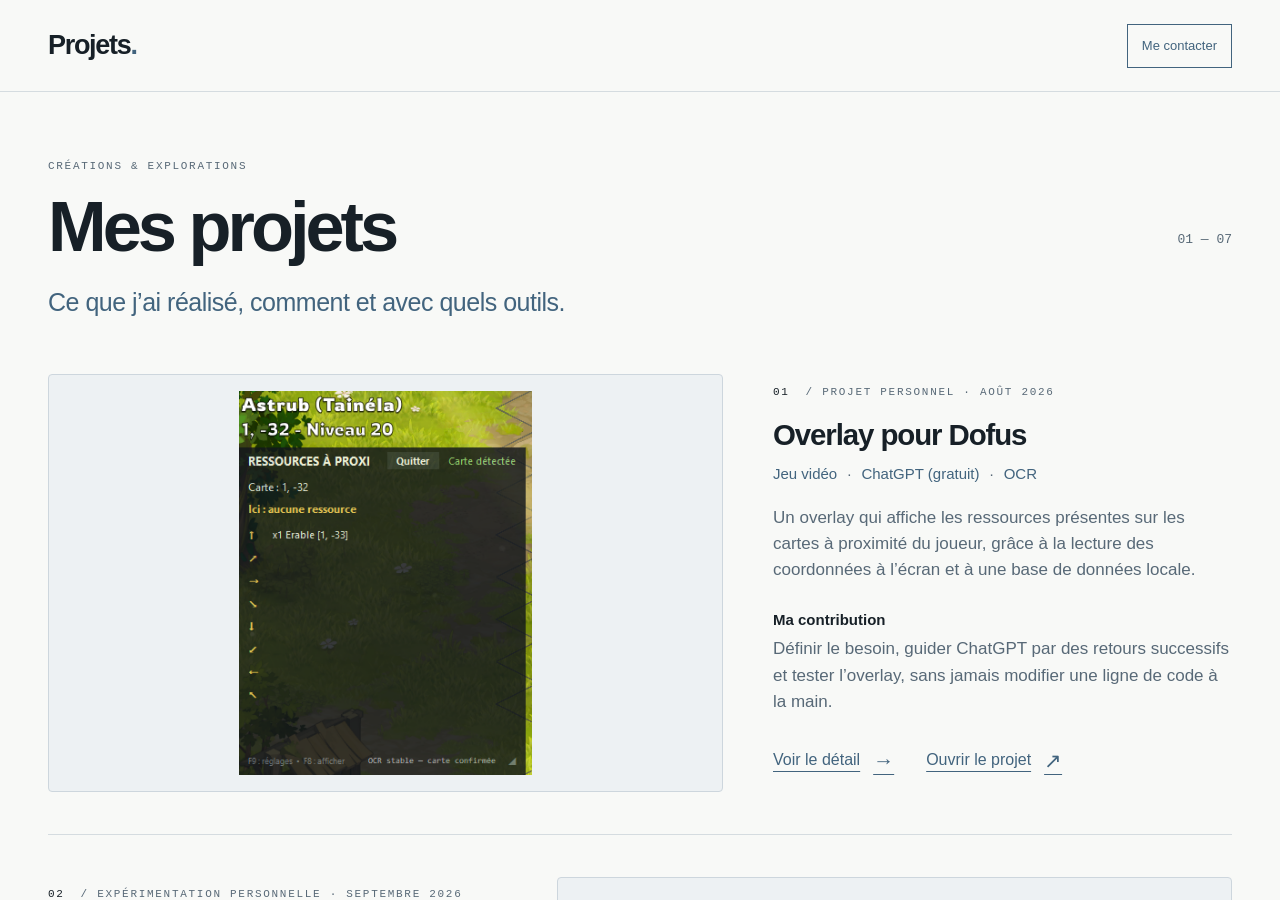
<file: index.html>
<!doctype html>
<html lang="fr">
<head>
  <meta charset="utf-8">
  <meta name="viewport" content="width=device-width, initial-scale=1">
  <meta name="description" content="Une sélection de projets personnels : les réalisations, la démarche et les outils utilisés.">
  <meta http-equiv="Content-Security-Policy" content="default-src 'none'; script-src 'self'; style-src 'self'; img-src 'self'; connect-src 'self'; font-src 'self'; base-uri 'none'; form-action 'none'; object-src 'none'">
  <meta name="referrer" content="strict-origin-when-cross-origin">
  <meta name="color-scheme" content="light">
  <title>Mes projets — Réalisations & démarches</title>
  <link rel="icon" href="images/favicon.svg" type="image/svg+xml">
  <link rel="stylesheet" href="style.css">
  <script src="script.js" defer></script>
</head>
<body id="haut">
  <a class="skip-link" href="#contenu">Aller aux projets</a>
  <header class="site-header"><div class="header-inner"><a class="wordmark" href="index.html" aria-label="Projets, accueil">Projets<span aria-hidden="true">.</span></a><a class="button header-contact" href="contact.html" rel="nofollow">Me contacter</a></div></header>
  <main id="contenu" class="container">
    <section class="intro" aria-labelledby="titre">
      <div><p class="eyebrow">Créations & explorations</p><h1 id="titre">Mes projets</h1><p class="intro-text">Ce que j’ai réalisé, comment<br class="mobile-break"> et avec quels outils.</p></div>
      <span class="project-count" id="project-count" aria-label="Nombre de projets"></span>
    </section>
    <div id="project-status" class="status" role="status"><span class="loading-dot" aria-hidden="true"></span>Chargement des projets…</div>
    <div id="projects" class="projects" aria-busy="true"></div>
    <button id="retry" class="button retry" type="button" hidden>Réessayer</button>
    <noscript><p class="notice">Activez JavaScript pour afficher la galerie complète. Vous pouvez aussi consulter ces pages directement :</p><ul><li><a href="projet/dofus-resource-assistant.html">Overlay pour Dofus</a></li><li><a href="projet/ia-locale.html">L’IA en local</a></li><li><a href="projet/gtfs-rt.html">Projet GTFS-RT</a></li><li><a href="projet/jeu-video.html">Jeu vidéo de survie</a></li><li><a href="projet/atelier-photo.html">AtelierPhoto</a></li><li><a href="projet/outils-travail.html">Mes projets pour le travail</a></li><li><a href="projet/portfolio.html">Ce site, construit avec l’IA</a></li></ul></noscript>
  </main>
  <footer class="site-footer container"><span>Des idées aux réalisations.</span><a href="#haut">Retour en haut <span aria-hidden="true">↑</span></a></footer>
</body>
</html>
</file>
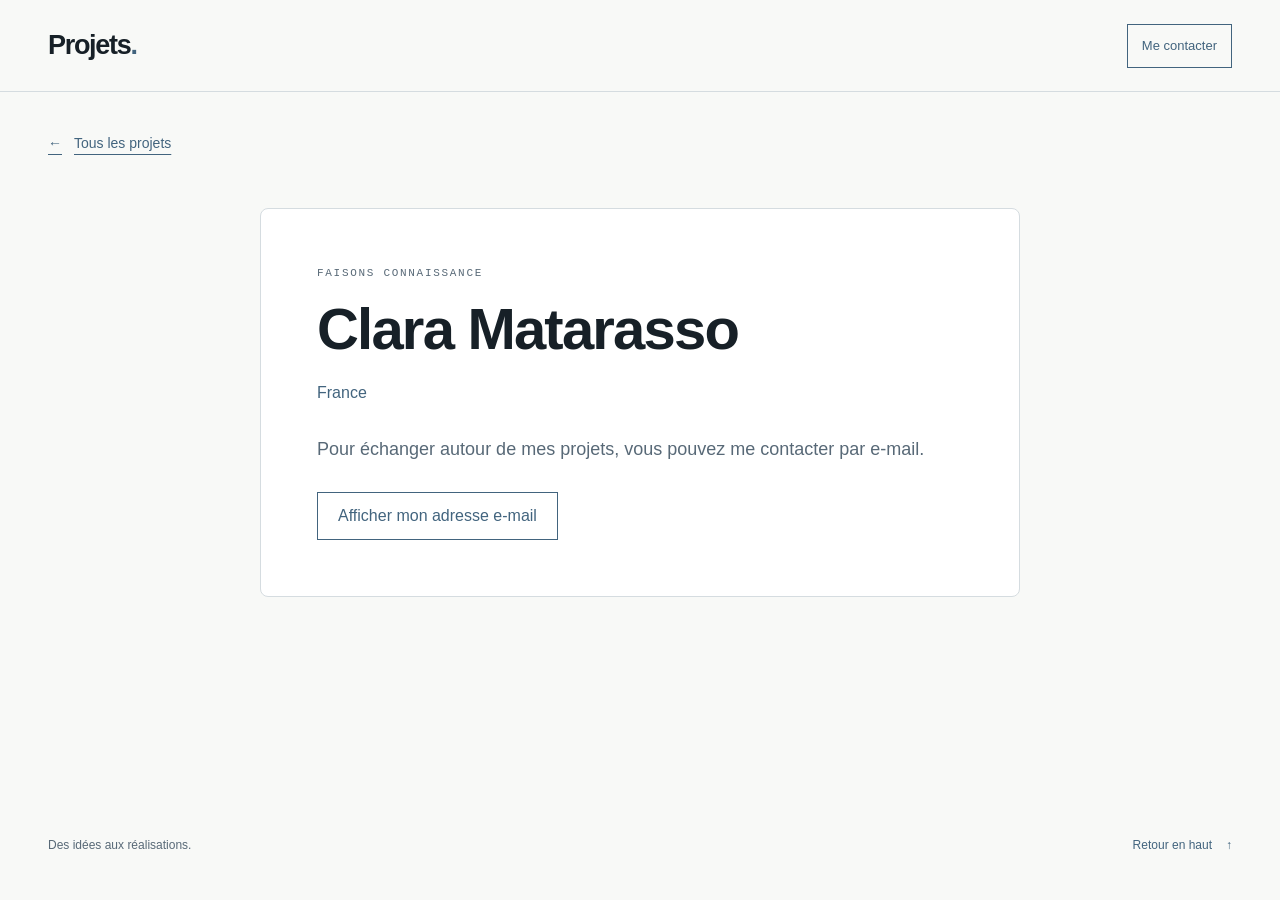
<file: contact.html>
<!doctype html>
<html lang="fr">
<head>
  <meta charset="utf-8">
  <meta name="viewport" content="width=device-width, initial-scale=1">
  <meta name="robots" content="noindex, nofollow, nosnippet">
  <meta name="description" content="Me contacter pour échanger autour de mes projets.">
  <meta http-equiv="Content-Security-Policy" content="default-src 'none'; script-src 'self'; style-src 'self'; img-src 'self'; connect-src 'self'; font-src 'self'; base-uri 'none'; form-action 'none'; object-src 'none'">
  <meta name="referrer" content="no-referrer">
  <meta name="color-scheme" content="light">
  <title>Me contacter — Mes projets</title>
  <link rel="icon" href="images/favicon.svg" type="image/svg+xml">
  <link rel="stylesheet" href="style.css">
  <script src="contact.js" defer></script>
</head>
<body class="contact-page" id="haut">
  <a class="skip-link" href="#contenu">Aller au contenu</a>
  <header class="site-header"><div class="header-inner"><a class="wordmark" href="index.html" aria-label="Projets, accueil">Projets<span aria-hidden="true">.</span></a><a class="button header-contact" href="contact.html" rel="nofollow" aria-current="page">Me contacter</a></div></header>
  <main class="container" id="contenu">
    <nav class="breadcrumb" aria-label="Navigation"><a href="index.html"><span aria-hidden="true">←</span> Tous les projets</a></nav>
    <section class="contact-card" aria-labelledby="contact-title">
      <p class="eyebrow">Faisons connaissance</p>
      <h1 id="contact-title">Clara Matarasso</h1>
      <p class="contact-location">France</p>
      <p class="contact-intro">Pour échanger autour de mes projets, vous pouvez me contacter par e-mail.</p>
      <button class="button" id="reveal-email" type="button" aria-controls="email-details" aria-expanded="false" hidden>Afficher mon adresse e-mail</button>
      <div id="email-details" hidden>
        <p class="contact-email" id="contact-email" tabindex="-1"></p>
        <button class="button" id="copy-email" type="button">Copier l’adresse</button>
      </div>
      <p class="contact-status" id="contact-status" role="status"></p>
      <noscript><p class="notice">Activez JavaScript pour afficher mon adresse e-mail.</p></noscript>
    </section>
  </main>
  <footer class="site-footer container"><span>Des idées aux réalisations.</span><a href="#haut">Retour en haut <span aria-hidden="true">↑</span></a></footer>
</body>
</html>
</file>
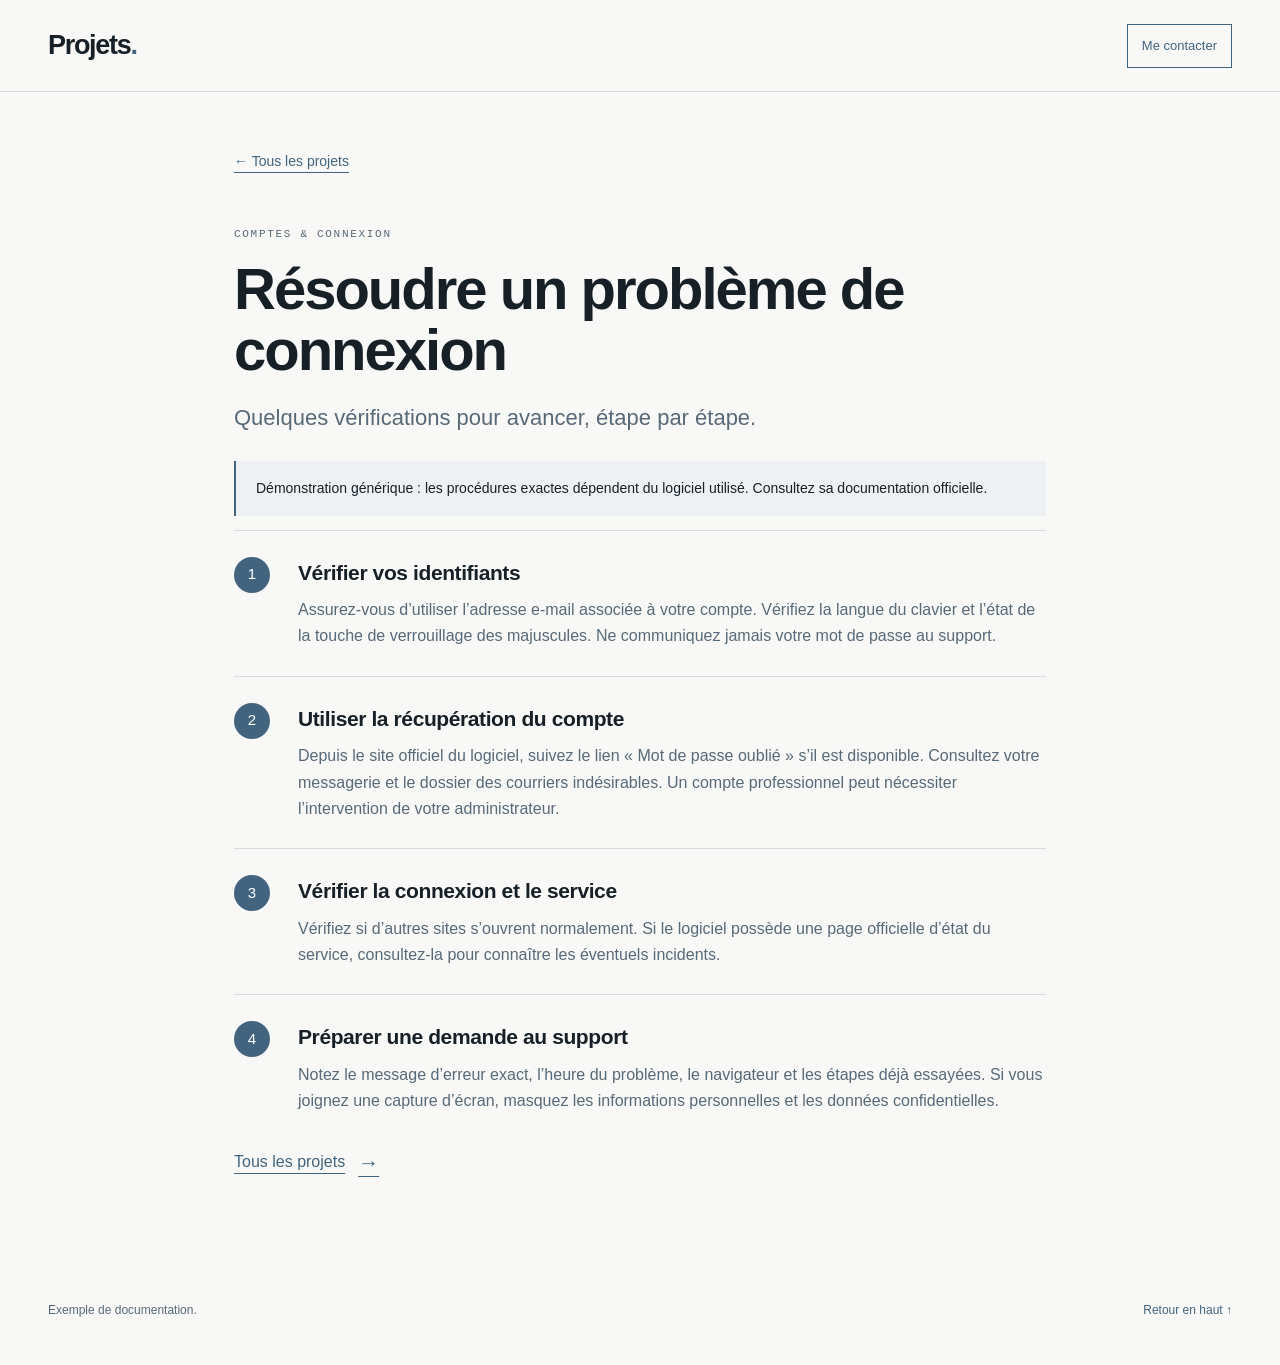
<file: demo/guide.html>
<!doctype html>
<html lang="fr">
<head>
  <meta charset="utf-8">
  <meta name="viewport" content="width=device-width, initial-scale=1">
  <meta name="description" content="Exemple de guide utilisateur : les premières vérifications pour un problème de connexion.">
  <meta http-equiv="Content-Security-Policy" content="default-src 'none'; script-src 'self'; style-src 'self'; img-src 'self'; connect-src 'self'; font-src 'self'; base-uri 'none'; form-action 'none'; object-src 'none'">
  <meta name="referrer" content="strict-origin-when-cross-origin">
  <meta name="color-scheme" content="light">
  <title>Résoudre un problème de connexion — Mes projets</title>
  <link rel="icon" href="../images/favicon.svg" type="image/svg+xml">
  <link rel="stylesheet" href="../style.css">
</head>
<body id="haut">
  <a class="skip-link" href="#contenu">Aller au guide</a>
  <header class="site-header"><div class="header-inner"><a class="wordmark" href="../index.html">Projets<span aria-hidden="true">.</span></a><a class="button header-contact" href="../contact.html" rel="nofollow">Me contacter</a></div></header>
  <main class="guide-shell" id="contenu">
    <nav class="breadcrumb" aria-label="Navigation"><a href="../index.html">← Tous les projets</a></nav>
    <p class="eyebrow">Comptes & connexion</p>
    <h1>Résoudre un problème de connexion</h1>
    <p class="detail-summary">Quelques vérifications pour avancer, étape par étape.</p>
    <p class="notice">Démonstration générique : les procédures exactes dépendent du logiciel utilisé. Consultez sa documentation officielle.</p>
    <section class="guide-step"><span class="step-number" aria-hidden="true">1</span><div><h2>Vérifier vos identifiants</h2><p>Assurez-vous d’utiliser l’adresse e-mail associée à votre compte. Vérifiez la langue du clavier et l’état de la touche de verrouillage des majuscules. Ne communiquez jamais votre mot de passe au support.</p></div></section>
    <section class="guide-step"><span class="step-number" aria-hidden="true">2</span><div><h2>Utiliser la récupération du compte</h2><p>Depuis le site officiel du logiciel, suivez le lien « Mot de passe oublié » s’il est disponible. Consultez votre messagerie et le dossier des courriers indésirables. Un compte professionnel peut nécessiter l’intervention de votre administrateur.</p></div></section>
    <section class="guide-step"><span class="step-number" aria-hidden="true">3</span><div><h2>Vérifier la connexion et le service</h2><p>Vérifiez si d’autres sites s’ouvrent normalement. Si le logiciel possède une page officielle d’état du service, consultez-la pour connaître les éventuels incidents.</p></div></section>
    <section class="guide-step"><span class="step-number" aria-hidden="true">4</span><div><h2>Préparer une demande au support</h2><p>Notez le message d’erreur exact, l’heure du problème, le navigateur et les étapes déjà essayées. Si vous joignez une capture d’écran, masquez les informations personnelles et les données confidentielles.</p></div></section>
    <a class="text-link" href="../index.html">Tous les projets <span aria-hidden="true">→</span></a>
  </main>
  <footer class="site-footer container"><span>Exemple de documentation.</span><a href="#haut">Retour en haut ↑</a></footer>
</body>
</html>
</file>
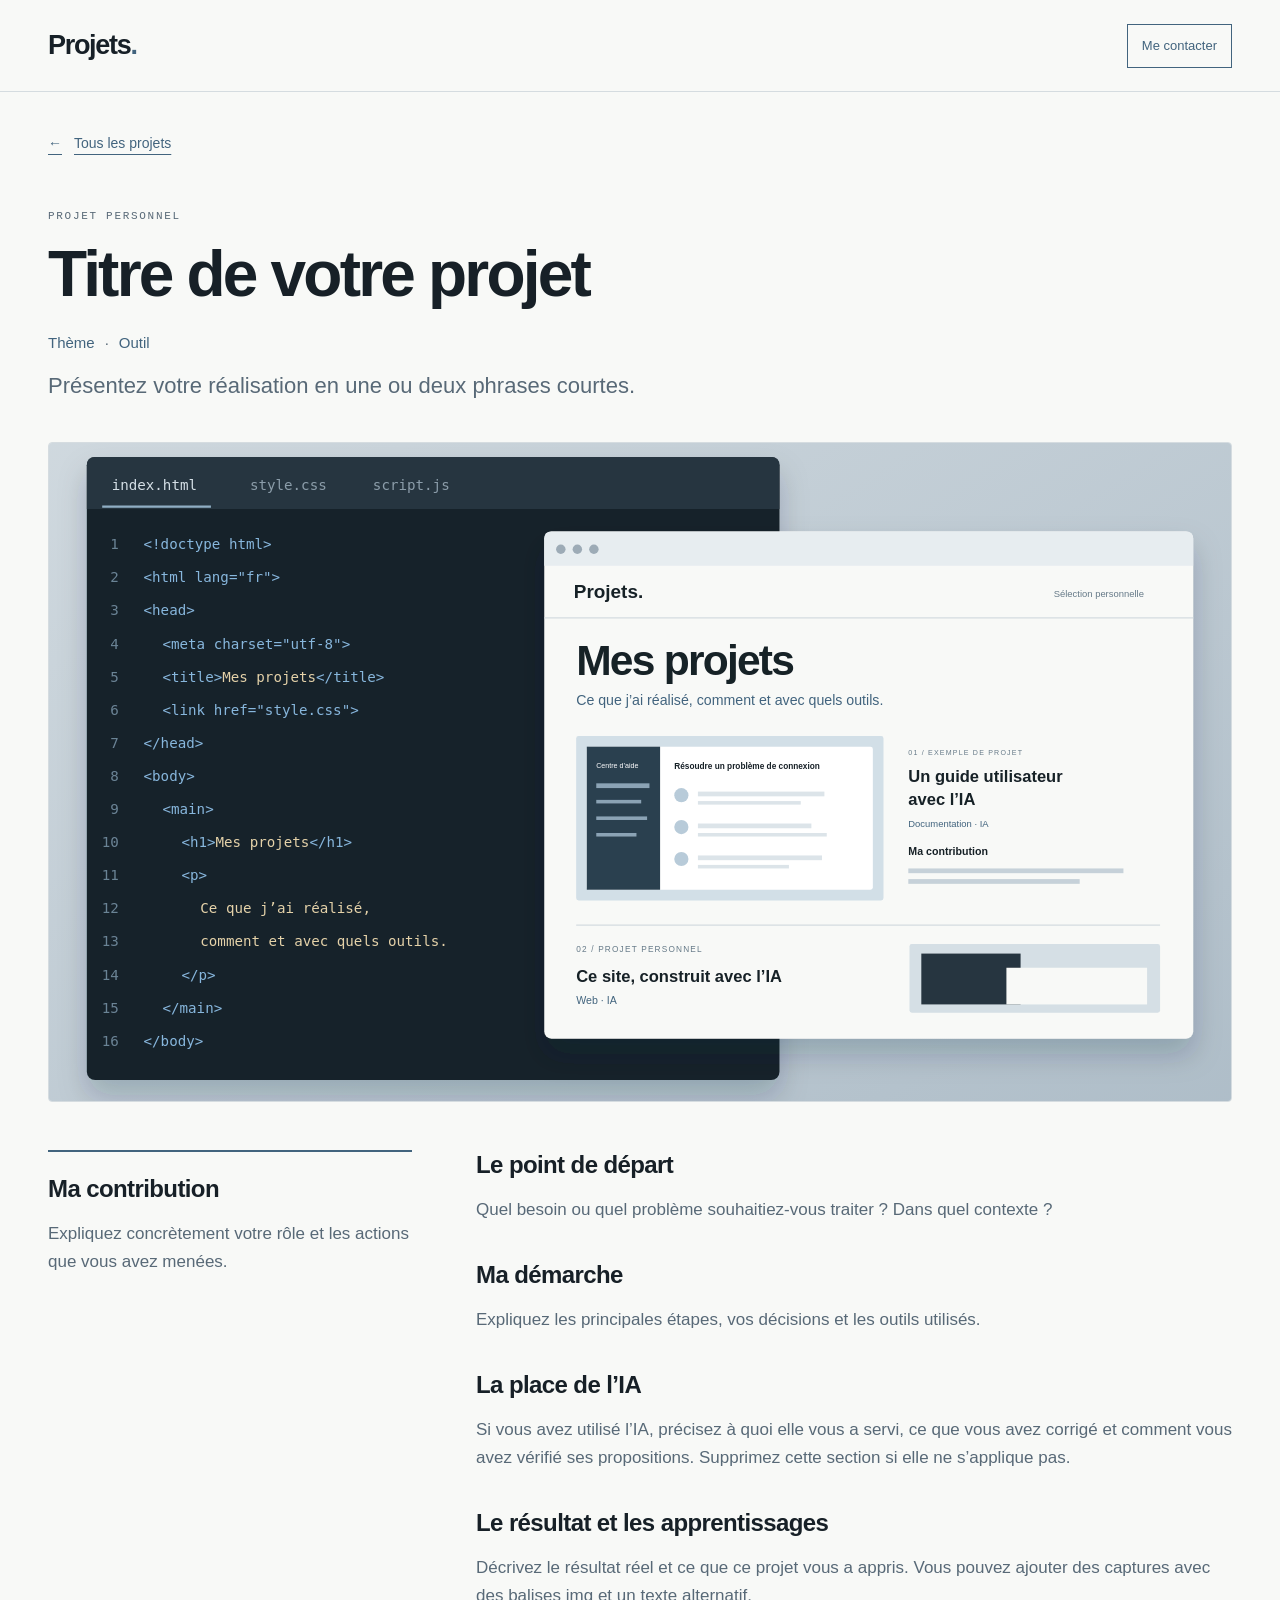
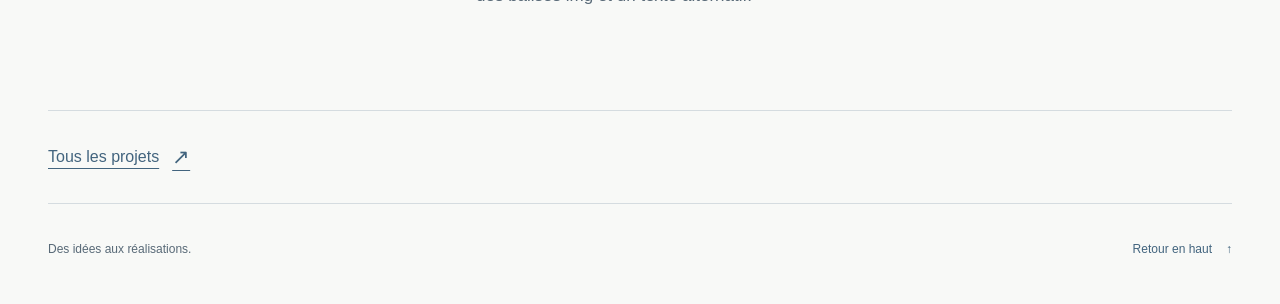
<file: modeles/projet-modele.html>
<!doctype html>
<html lang="fr">
<head>
  <meta charset="utf-8">
  <meta name="viewport" content="width=device-width, initial-scale=1">
  <meta name="description" content="Résumé de votre projet à personnaliser.">
  <meta http-equiv="Content-Security-Policy" content="default-src 'none'; script-src 'self'; style-src 'self'; img-src 'self'; connect-src 'self'; font-src 'self'; base-uri 'none'; form-action 'none'; object-src 'none'">
  <meta name="referrer" content="strict-origin-when-cross-origin">
  <meta name="color-scheme" content="light">
  <title>Titre de votre projet — Mes projets</title>
  <link rel="icon" href="../images/favicon.svg" type="image/svg+xml">
  <link rel="stylesheet" href="../style.css">
  <script src="../image-modal.js" defer></script>
</head>
<body class="detail-page" id="haut">
  <a class="skip-link" href="#contenu">Aller au contenu</a>
  <header class="site-header"><div class="header-inner"><a class="wordmark" href="../index.html" aria-label="Projets, accueil">Projets<span aria-hidden="true">.</span></a><a class="button header-contact" href="../contact.html" rel="nofollow">Me contacter</a></div></header>
  <main class="container" id="contenu">
    <nav class="breadcrumb" aria-label="Navigation"><a href="../index.html"><span aria-hidden="true">←</span> Tous les projets</a></nav>
    <article>
      <!-- Ces champs alimentent aussi la carte de ce projet sur l'accueil.
           Conservez les attributs data-project-... lorsque vous changez le texte. -->
      <header class="detail-heading">
        <p class="eyebrow" data-project-label>Projet personnel</p>
        <h1 data-project-title>Titre de votre projet</h1>
        <ul class="project-tags" aria-label="Thèmes du projet"><li data-project-tag>Thème</li><li data-project-tag>Outil</li></ul>
        <p class="detail-summary" data-project-summary>Présentez votre réalisation en une ou deux phrases courtes.</p>
        <!-- Lien vers la réalisation. Supprimez ce lien si elle n'est pas publique. -->
        <!-- Décommentez cette ligne et renseignez le lien de votre réalisation :
        <a class="button" data-project-link href="https://exemple.fr" rel="noopener noreferrer">Ouvrir le projet <span aria-hidden="true">↗</span></a>
        -->
      </header>
      <!-- Image locale dans images/ ; chemin relatif depuis ce fichier. -->
      <a class="image-preview" data-image-modal href="../images/portfolio.svg" aria-label="Agrandir l’image"><img class="detail-cover" data-project-image src="../images/portfolio.svg" alt="Description du visuel de votre projet à personnaliser." width="1000" height="620"></a>
      <div class="detail-body">
        <aside class="contribution-aside" aria-labelledby="contribution">
          <h2 id="contribution">Ma contribution</h2>
          <p data-project-contribution>Expliquez concrètement votre rôle et les actions que vous avez menées.</p>
          
        </aside>
        <div><!-- Remplacez librement les sections ci-dessous par votre récit. -->
          <section><h2>Le point de départ</h2><p>Quel besoin ou quel problème souhaitiez-vous traiter ? Dans quel contexte ?</p></section>
          <section><h2>Ma démarche</h2><p>Expliquez les principales étapes, vos décisions et les outils utilisés.</p></section>
          <section><h2>La place de l’IA</h2><p>Si vous avez utilisé l’IA, précisez à quoi elle vous a servi, ce que vous avez corrigé et comment vous avez vérifié ses propositions. Supprimez cette section si elle ne s’applique pas.</p></section>
          <section><h2>Le résultat et les apprentissages</h2><p>Décrivez le résultat réel et ce que ce projet vous a appris. Vous pouvez ajouter des captures avec des balises img et un texte alternatif.</p></section></div>
      </div>
    </article>
    <div class="detail-end"><a class="text-link" href="../index.html">Tous les projets <span aria-hidden="true">↗</span></a></div>
  </main>
  <footer class="site-footer container"><span>Des idées aux réalisations.</span><a href="#haut">Retour en haut <span aria-hidden="true">↑</span></a></footer>
</body>
</html>
</file>
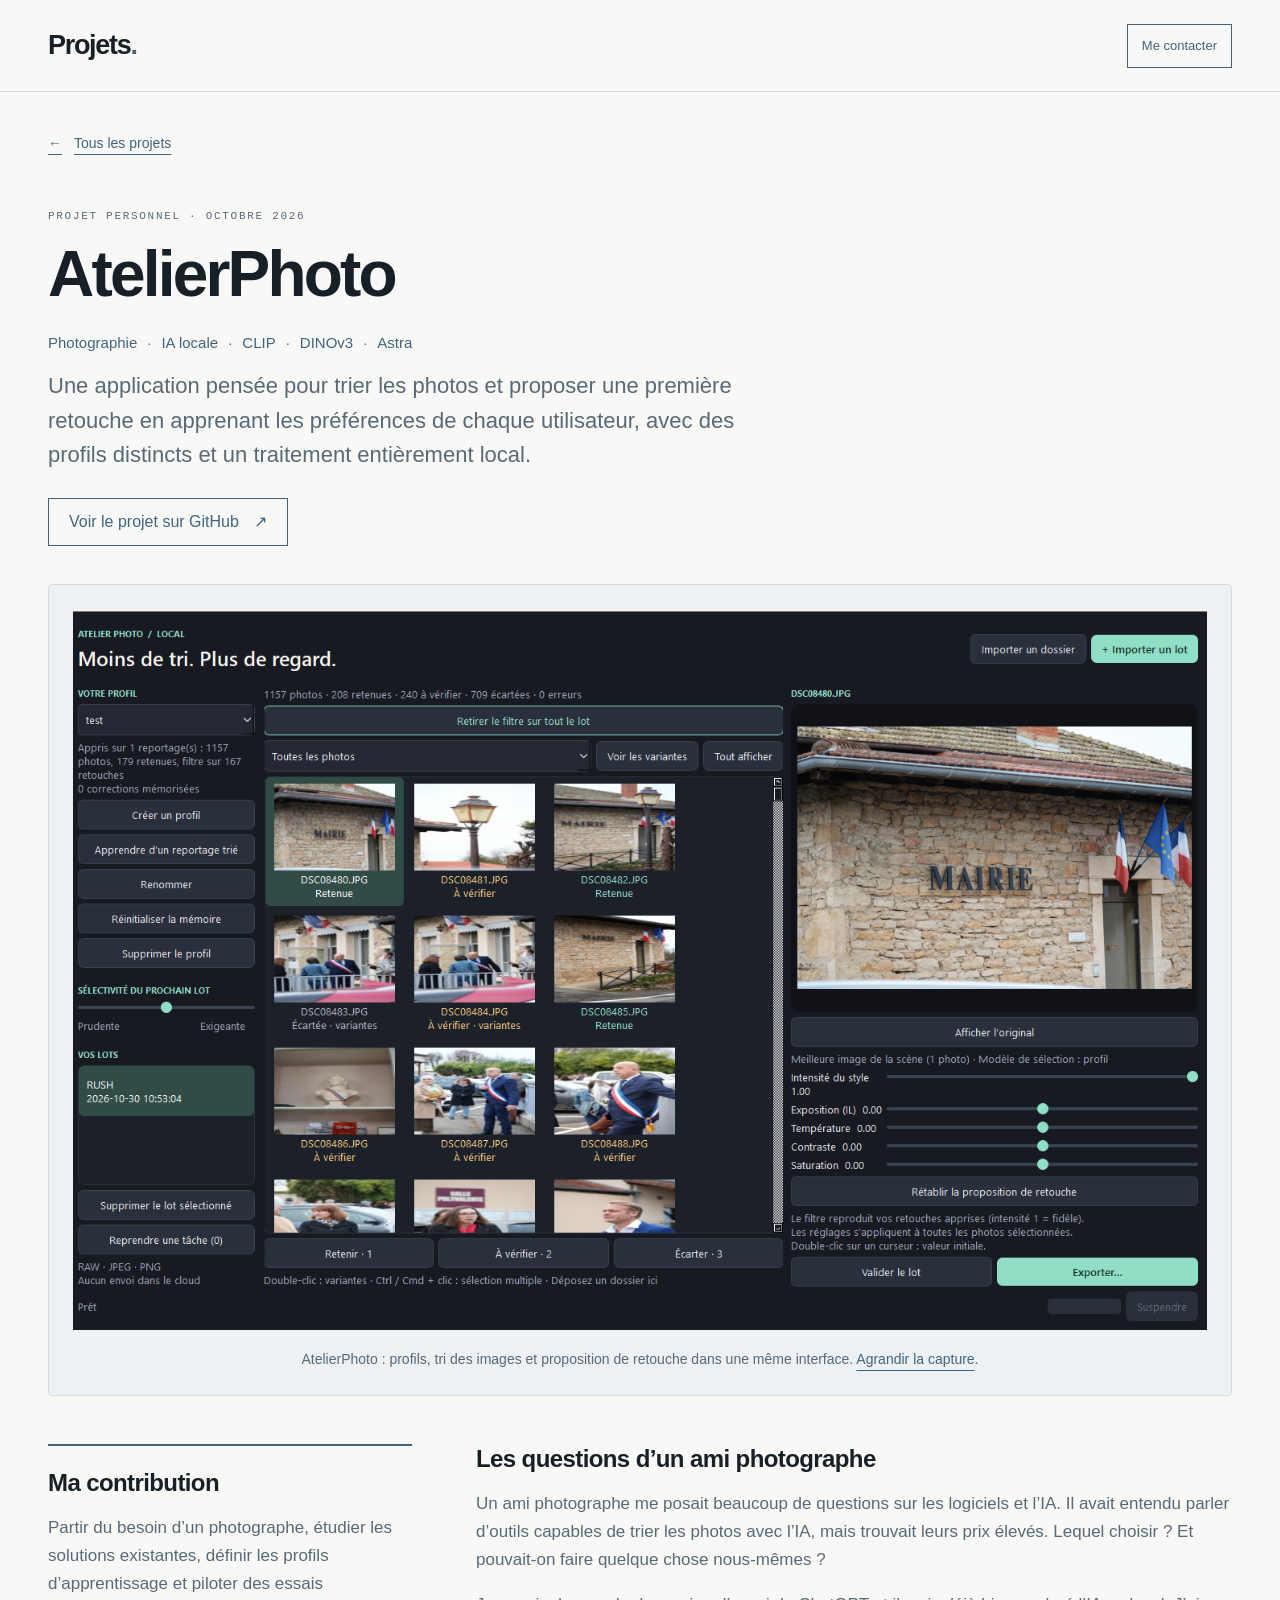
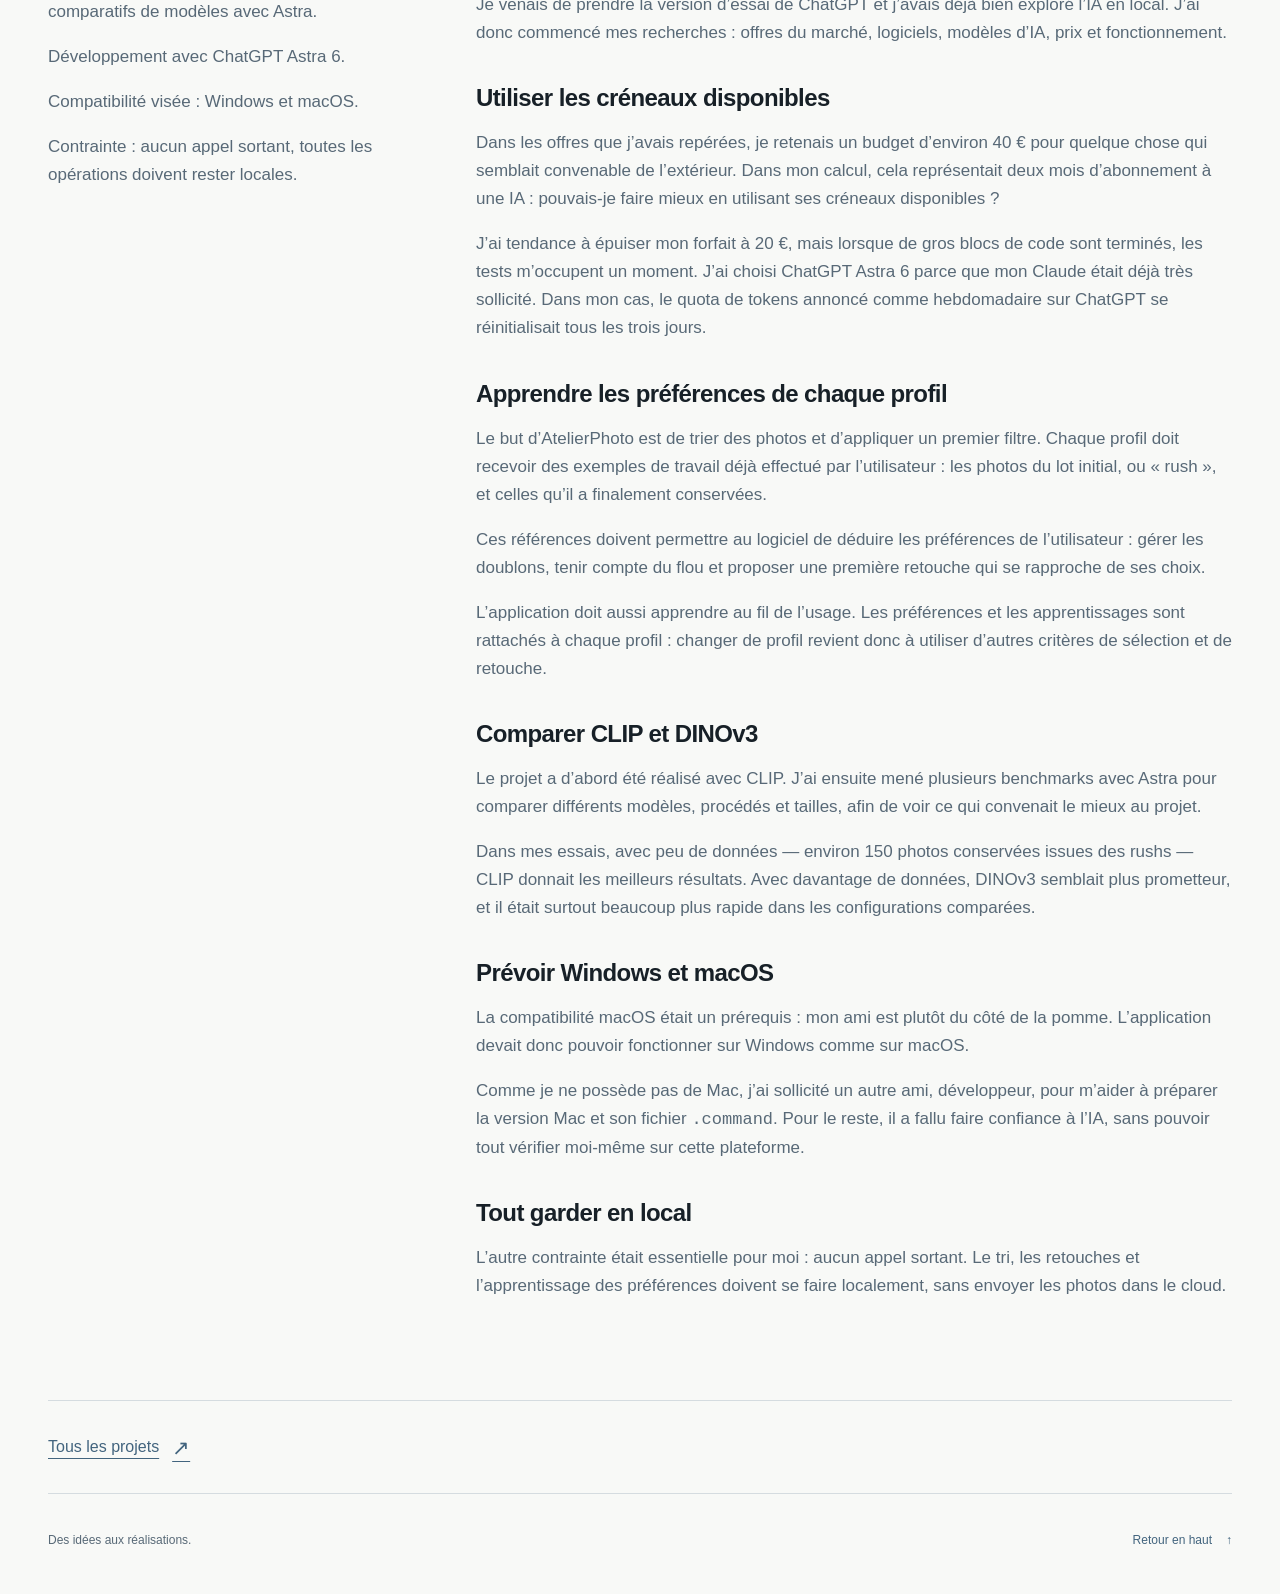
<file: projet/atelier-photo.html>
<!doctype html>
<html lang="fr">
<head>
  <meta charset="utf-8">
  <meta name="viewport" content="width=device-width, initial-scale=1">
  <meta name="description" content="AtelierPhoto : un projet d’application locale de tri et de première retouche des photos, avec des profils qui apprennent les préférences de chaque utilisateur.">
  <meta http-equiv="Content-Security-Policy" content="default-src 'none'; script-src 'self'; style-src 'self'; img-src 'self'; connect-src 'self'; font-src 'self'; base-uri 'none'; form-action 'none'; object-src 'none'">
  <meta name="referrer" content="strict-origin-when-cross-origin">
  <meta name="color-scheme" content="light">
  <title>AtelierPhoto — Mes projets</title>
  <link rel="icon" href="../images/favicon.svg" type="image/svg+xml">
  <link rel="stylesheet" href="../style.css">
  <script src="../image-modal.js" defer></script>
</head>
<body class="detail-page" id="haut">
  <a class="skip-link" href="#contenu">Aller au contenu</a>
  <header class="site-header"><div class="header-inner"><a class="wordmark" href="../index.html" aria-label="Projets, accueil">Projets<span aria-hidden="true">.</span></a><a class="button header-contact" href="../contact.html" rel="nofollow">Me contacter</a></div></header>
  <main class="container" id="contenu">
    <nav class="breadcrumb" aria-label="Navigation"><a href="../index.html"><span aria-hidden="true">←</span> Tous les projets</a></nav>
    <article>
      <header class="detail-heading">
        <p class="eyebrow" data-project-label>Projet personnel · Octobre 2026</p>
        <h1 data-project-title>AtelierPhoto</h1>
        <ul class="project-tags" aria-label="Thèmes du projet"><li data-project-tag>Photographie</li><li data-project-tag>IA locale</li><li data-project-tag>CLIP</li><li data-project-tag>DINOv3</li><li data-project-tag>Astra</li></ul>
        <p class="detail-summary" data-project-summary>Une application pensée pour trier les photos et proposer une première retouche en apprenant les préférences de chaque utilisateur, avec des profils distincts et un traitement entièrement local.</p>
        <a class="button" data-project-link href="https://github.com/lalachou-chou/AtelierPhoto" rel="noopener noreferrer" target="_blank">Voir le projet sur GitHub <span aria-hidden="true">↗</span></a>
      </header>
      <figure class="detail-figure">
        <a class="image-preview" data-image-modal href="../images/atelier-photo.png" aria-label="Agrandir l’image"><img data-project-image data-project-image-fit="contain" src="../images/atelier-photo.png" alt="Interface AtelierPhoto : choix du profil à gauche, galerie de photos retenues, à vérifier ou écartées au centre, et aperçu avec réglages de retouche à droite." width="1409" height="896"></a>
        <figcaption>AtelierPhoto : profils, tri des images et proposition de retouche dans une même interface. <a data-image-modal href="../images/atelier-photo.png" rel="noopener noreferrer">Agrandir la capture</a>.</figcaption>
      </figure>
      <div class="detail-body">
        <aside class="contribution-aside" aria-labelledby="contribution">
          <h2 id="contribution">Ma contribution</h2>
          <p data-project-contribution>Partir du besoin d’un photographe, étudier les solutions existantes, définir les profils d’apprentissage et piloter des essais comparatifs de modèles avec Astra.</p>
          <p>Développement avec ChatGPT Astra 6.</p>
          <p>Compatibilité visée : Windows et macOS.</p>
          <p>Contrainte : aucun appel sortant, toutes les opérations doivent rester locales.</p>
        </aside>
        <div>
          <section>
            <h2>Les questions d’un ami photographe</h2>
            <p>Un ami photographe me posait beaucoup de questions sur les logiciels et l’IA. Il avait entendu parler d’outils capables de trier les photos avec l’IA, mais trouvait leurs prix élevés. Lequel choisir ? Et pouvait-on faire quelque chose nous-mêmes ?</p>
            <p>Je venais de prendre la version d’essai de ChatGPT et j’avais déjà bien exploré l’IA en local. J’ai donc commencé mes recherches : offres du marché, logiciels, modèles d’IA, prix et fonctionnement.</p>
          </section>
          <section>
            <h2>Utiliser les créneaux disponibles</h2>
            <p>Dans les offres que j’avais repérées, je retenais un budget d’environ 40 € pour quelque chose qui semblait convenable de l’extérieur. Dans mon calcul, cela représentait deux mois d’abonnement à une IA : pouvais-je faire mieux en utilisant ses créneaux disponibles ?</p>
            <p>J’ai tendance à épuiser mon forfait à 20 €, mais lorsque de gros blocs de code sont terminés, les tests m’occupent un moment. J’ai choisi ChatGPT Astra 6 parce que mon Claude était déjà très sollicité. Dans mon cas, le quota de tokens annoncé comme hebdomadaire sur ChatGPT se réinitialisait tous les trois jours.</p>
          </section>
          <section>
            <h2>Apprendre les préférences de chaque profil</h2>
            <p>Le but d’AtelierPhoto est de trier des photos et d’appliquer un premier filtre. Chaque profil doit recevoir des exemples de travail déjà effectué par l’utilisateur : les photos du lot initial, ou « rush », et celles qu’il a finalement conservées.</p>
            <p>Ces références doivent permettre au logiciel de déduire les préférences de l’utilisateur : gérer les doublons, tenir compte du flou et proposer une première retouche qui se rapproche de ses choix.</p>
            <p>L’application doit aussi apprendre au fil de l’usage. Les préférences et les apprentissages sont rattachés à chaque profil : changer de profil revient donc à utiliser d’autres critères de sélection et de retouche.</p>
          </section>
          <section>
            <h2>Comparer CLIP et DINOv3</h2>
            <p>Le projet a d’abord été réalisé avec CLIP. J’ai ensuite mené plusieurs benchmarks avec Astra pour comparer différents modèles, procédés et tailles, afin de voir ce qui convenait le mieux au projet.</p>
            <p>Dans mes essais, avec peu de données — environ 150 photos conservées issues des rushs — CLIP donnait les meilleurs résultats. Avec davantage de données, DINOv3 semblait plus prometteur, et il était surtout beaucoup plus rapide dans les configurations comparées.</p>
          </section>
          <section>
            <h2>Prévoir Windows et macOS</h2>
            <p>La compatibilité macOS était un prérequis : mon ami est plutôt du côté de la pomme. L’application devait donc pouvoir fonctionner sur Windows comme sur macOS.</p>
            <p>Comme je ne possède pas de Mac, j’ai sollicité un autre ami, développeur, pour m’aider à préparer la version Mac et son fichier <code>.command</code>. Pour le reste, il a fallu faire confiance à l’IA, sans pouvoir tout vérifier moi-même sur cette plateforme.</p>
          </section>
          <section>
            <h2>Tout garder en local</h2>
            <p>L’autre contrainte était essentielle pour moi : aucun appel sortant. Le tri, les retouches et l’apprentissage des préférences doivent se faire localement, sans envoyer les photos dans le cloud.</p>
          </section>
        </div>
      </div>
    </article>
    <div class="detail-end"><a class="text-link" href="../index.html">Tous les projets <span aria-hidden="true">↗</span></a></div>
  </main>
  <footer class="site-footer container"><span>Des idées aux réalisations.</span><a href="#haut">Retour en haut <span aria-hidden="true">↑</span></a></footer>
</body>
</html>
</file>
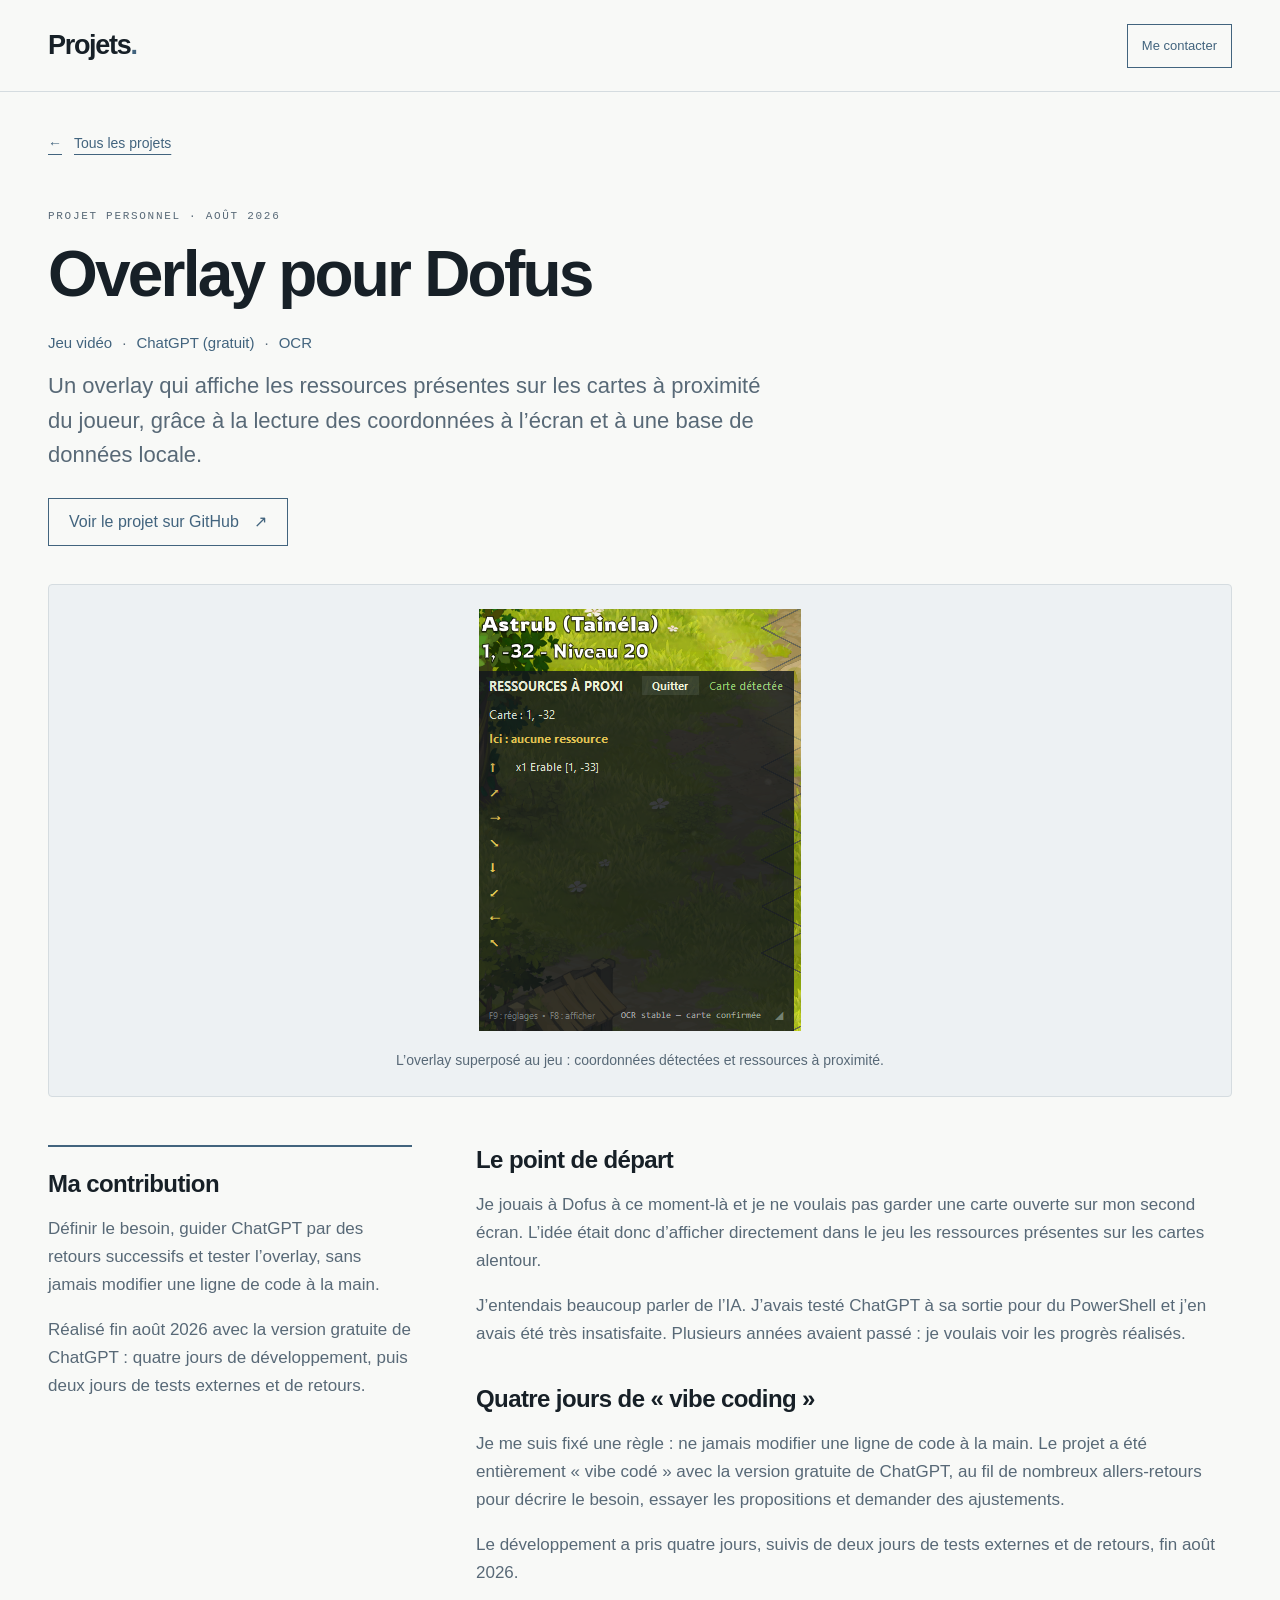
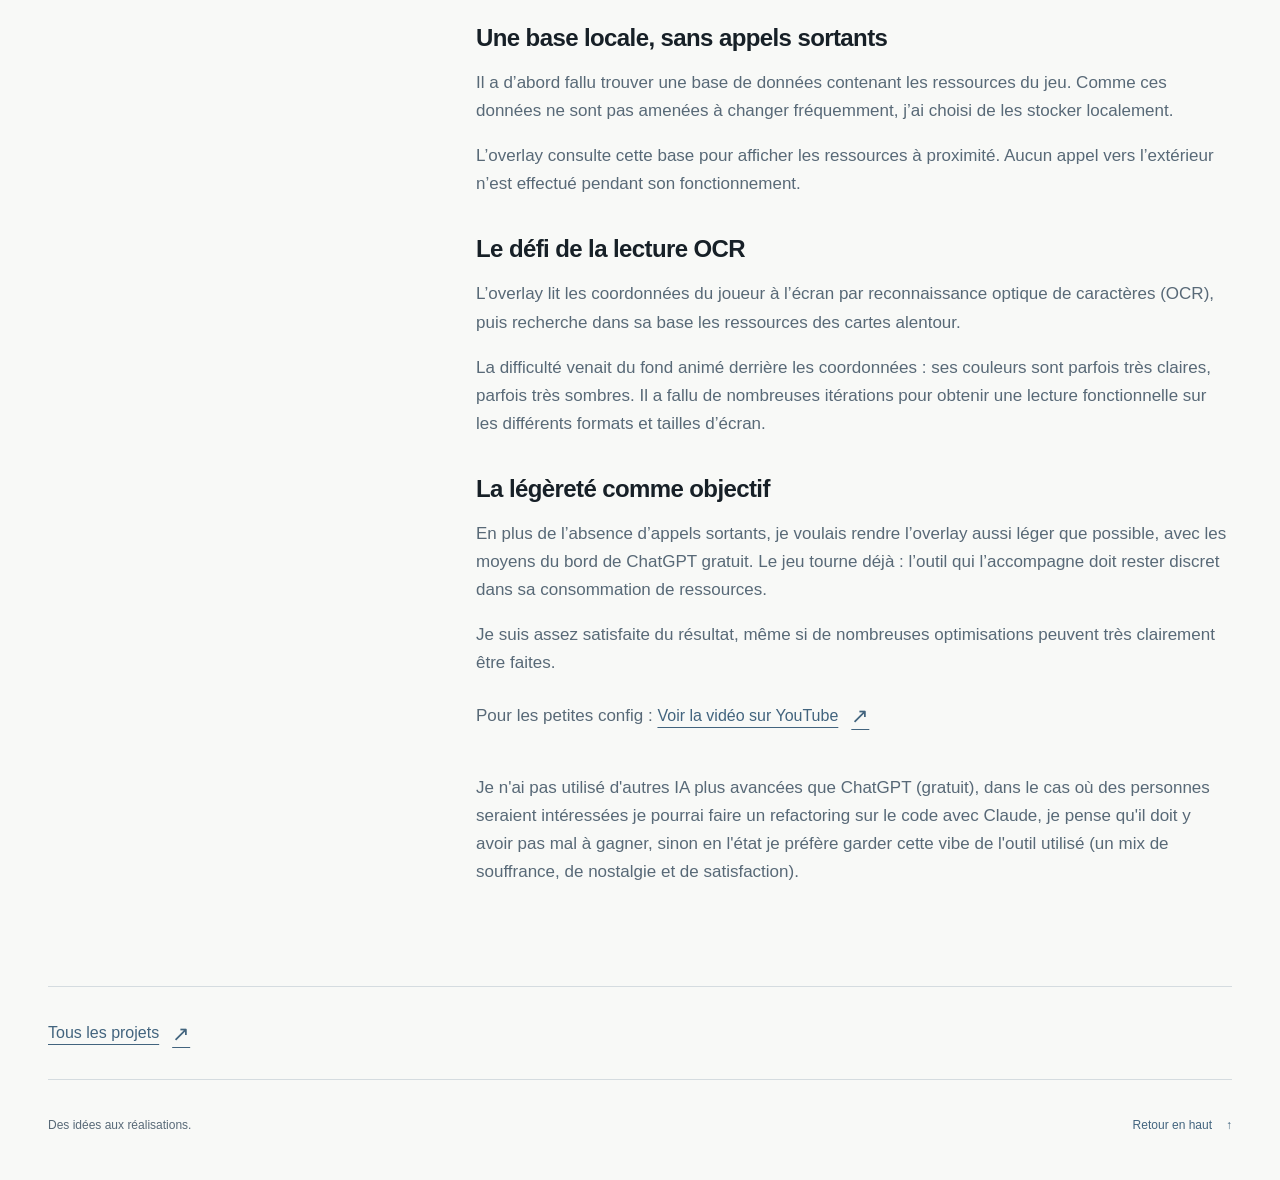
<file: projet/dofus-resource-assistant.html>
<!doctype html>
<html lang="fr">
<head>
  <meta charset="utf-8">
  <meta name="viewport" content="width=device-width, initial-scale=1">
  <meta name="description" content="Un overlay pour Dofus, créé avec ChatGPT gratuit en quatre jours : ressources à proximité, lecture OCR des coordonnées et base de données locale.">
  <meta http-equiv="Content-Security-Policy" content="default-src 'none'; script-src 'self'; style-src 'self'; img-src 'self'; connect-src 'self'; font-src 'self'; base-uri 'none'; form-action 'none'; object-src 'none'">
  <meta name="referrer" content="strict-origin-when-cross-origin">
  <meta name="color-scheme" content="light">
  <title>Overlay pour Dofus — Mes projets</title>
  <link rel="icon" href="../images/favicon.svg" type="image/svg+xml">
  <link rel="stylesheet" href="../style.css">
  <script src="../image-modal.js" defer></script>
</head>
<body class="detail-page" id="haut">
  <a class="skip-link" href="#contenu">Aller au contenu</a>
  <header class="site-header"><div class="header-inner"><a class="wordmark" href="../index.html" aria-label="Projets, accueil">Projets<span aria-hidden="true">.</span></a><a class="button header-contact" href="../contact.html" rel="nofollow">Me contacter</a></div></header>
  <main class="container" id="contenu">
    <nav class="breadcrumb" aria-label="Navigation"><a href="../index.html"><span aria-hidden="true">←</span> Tous les projets</a></nav>
    <article>
      <header class="detail-heading">
        <p class="eyebrow" data-project-label>Projet personnel · Août 2026</p>
        <h1 data-project-title>Overlay pour Dofus</h1>
        <ul class="project-tags" aria-label="Thèmes du projet"><li data-project-tag>Jeu vidéo</li><li data-project-tag>ChatGPT (gratuit)</li><li data-project-tag>OCR</li></ul>
        <p class="detail-summary" data-project-summary>Un overlay qui affiche les ressources présentes sur les cartes à proximité du joueur, grâce à la lecture des coordonnées à l’écran et à une base de données locale.</p>
        <a class="button" data-project-link href="https://github.com/lalachou-chou/dofus_resource_assistant" rel="noopener noreferrer" target="_blank">Voir le projet sur GitHub <span aria-hidden="true">↗</span></a>
      </header>
      <figure class="detail-figure">
        <a class="image-preview" data-image-modal href="../images/dofus-overlay.png" aria-label="Agrandir l’image"><img data-project-image data-project-image-fit="contain" src="../images/dofus-overlay.png" alt="Overlay dans Dofus à Astrub : coordonnées 1, −32, carte détectée et un érable signalé sur la carte voisine en 1, −33." width="322" height="422"></a>
        <figcaption>L’overlay superposé au jeu : coordonnées détectées et ressources à proximité.</figcaption>
      </figure>
      <div class="detail-body">
        <aside class="contribution-aside" aria-labelledby="contribution">
          <h2 id="contribution">Ma contribution</h2>
          <p data-project-contribution>Définir le besoin, guider ChatGPT par des retours successifs et tester l’overlay, sans jamais modifier une ligne de code à la main.</p>
          <p>Réalisé fin août 2026 avec la version gratuite de ChatGPT : quatre jours de développement, puis deux jours de tests externes et de retours.</p>
        </aside>
        <div>
          <section>
            <h2>Le point de départ</h2>
            <p>Je jouais à Dofus à ce moment-là et je ne voulais pas garder une carte ouverte sur mon second écran. L’idée était donc d’afficher directement dans le jeu les ressources présentes sur les cartes alentour.</p>
            <p>J’entendais beaucoup parler de l’IA. J’avais testé ChatGPT à sa sortie pour du PowerShell et j’en avais été très insatisfaite. Plusieurs années avaient passé : je voulais voir les progrès réalisés.</p>
          </section>
          <section>
            <h2>Quatre jours de « vibe coding »</h2>
            <p>Je me suis fixé une règle : ne jamais modifier une ligne de code à la main. Le projet a été entièrement « vibe codé » avec la version gratuite de ChatGPT, au fil de nombreux allers-retours pour décrire le besoin, essayer les propositions et demander des ajustements.</p>
            <p>Le développement a pris quatre jours, suivis de deux jours de tests externes et de retours, fin août 2026.</p>
          </section>
          <section>
            <h2>Une base locale, sans appels sortants</h2>
            <p>Il a d’abord fallu trouver une base de données contenant les ressources du jeu. Comme ces données ne sont pas amenées à changer fréquemment, j’ai choisi de les stocker localement.</p>
            <p>L’overlay consulte cette base pour afficher les ressources à proximité. Aucun appel vers l’extérieur n’est effectué pendant son fonctionnement.</p>
          </section>
          <section>
            <h2>Le défi de la lecture OCR</h2>
            <p>L’overlay lit les coordonnées du joueur à l’écran par reconnaissance optique de caractères (OCR), puis recherche dans sa base les ressources des cartes alentour.</p>
            <p>La difficulté venait du fond animé derrière les coordonnées : ses couleurs sont parfois très claires, parfois très sombres. Il a fallu de nombreuses itérations pour obtenir une lecture fonctionnelle sur les différents formats et tailles d’écran.</p>
          </section>
          <section>
            <h2>La légèreté comme objectif</h2>
            <p>En plus de l’absence d’appels sortants, je voulais rendre l’overlay aussi léger que possible, avec les moyens du bord de ChatGPT gratuit. Le jeu tourne déjà : l’outil qui l’accompagne doit rester discret dans sa consommation de ressources.</p>
            <p>Je suis assez satisfaite du résultat, même si de nombreuses optimisations peuvent très clairement être faites.</p>
            <p>Pour les petites config : <a class="text-link" href="https://www.youtube.com/shorts/FR3C7JmF9Wg" rel="noopener noreferrer" target="_blank">Voir la vidéo sur YouTube <span aria-hidden="true">↗</span></a></p>
          </section>
          <section>
            <p>Je n'ai pas utilisé d'autres IA plus avancées que ChatGPT (gratuit), dans le cas où des personnes seraient intéressées je pourrai faire un refactoring sur le code avec Claude, je pense qu'il doit y avoir pas mal à gagner, sinon en l'état je préfère garder cette vibe de l'outil utilisé (un mix de souffrance, de nostalgie et de satisfaction).</p>
          </section>
        </div>
      </div>
    </article>
    <div class="detail-end"><a class="text-link" href="../index.html">Tous les projets <span aria-hidden="true">↗</span></a></div>
  </main>
  <footer class="site-footer container"><span>Des idées aux réalisations.</span><a href="#haut">Retour en haut <span aria-hidden="true">↑</span></a></footer>
</body>
</html>
</file>
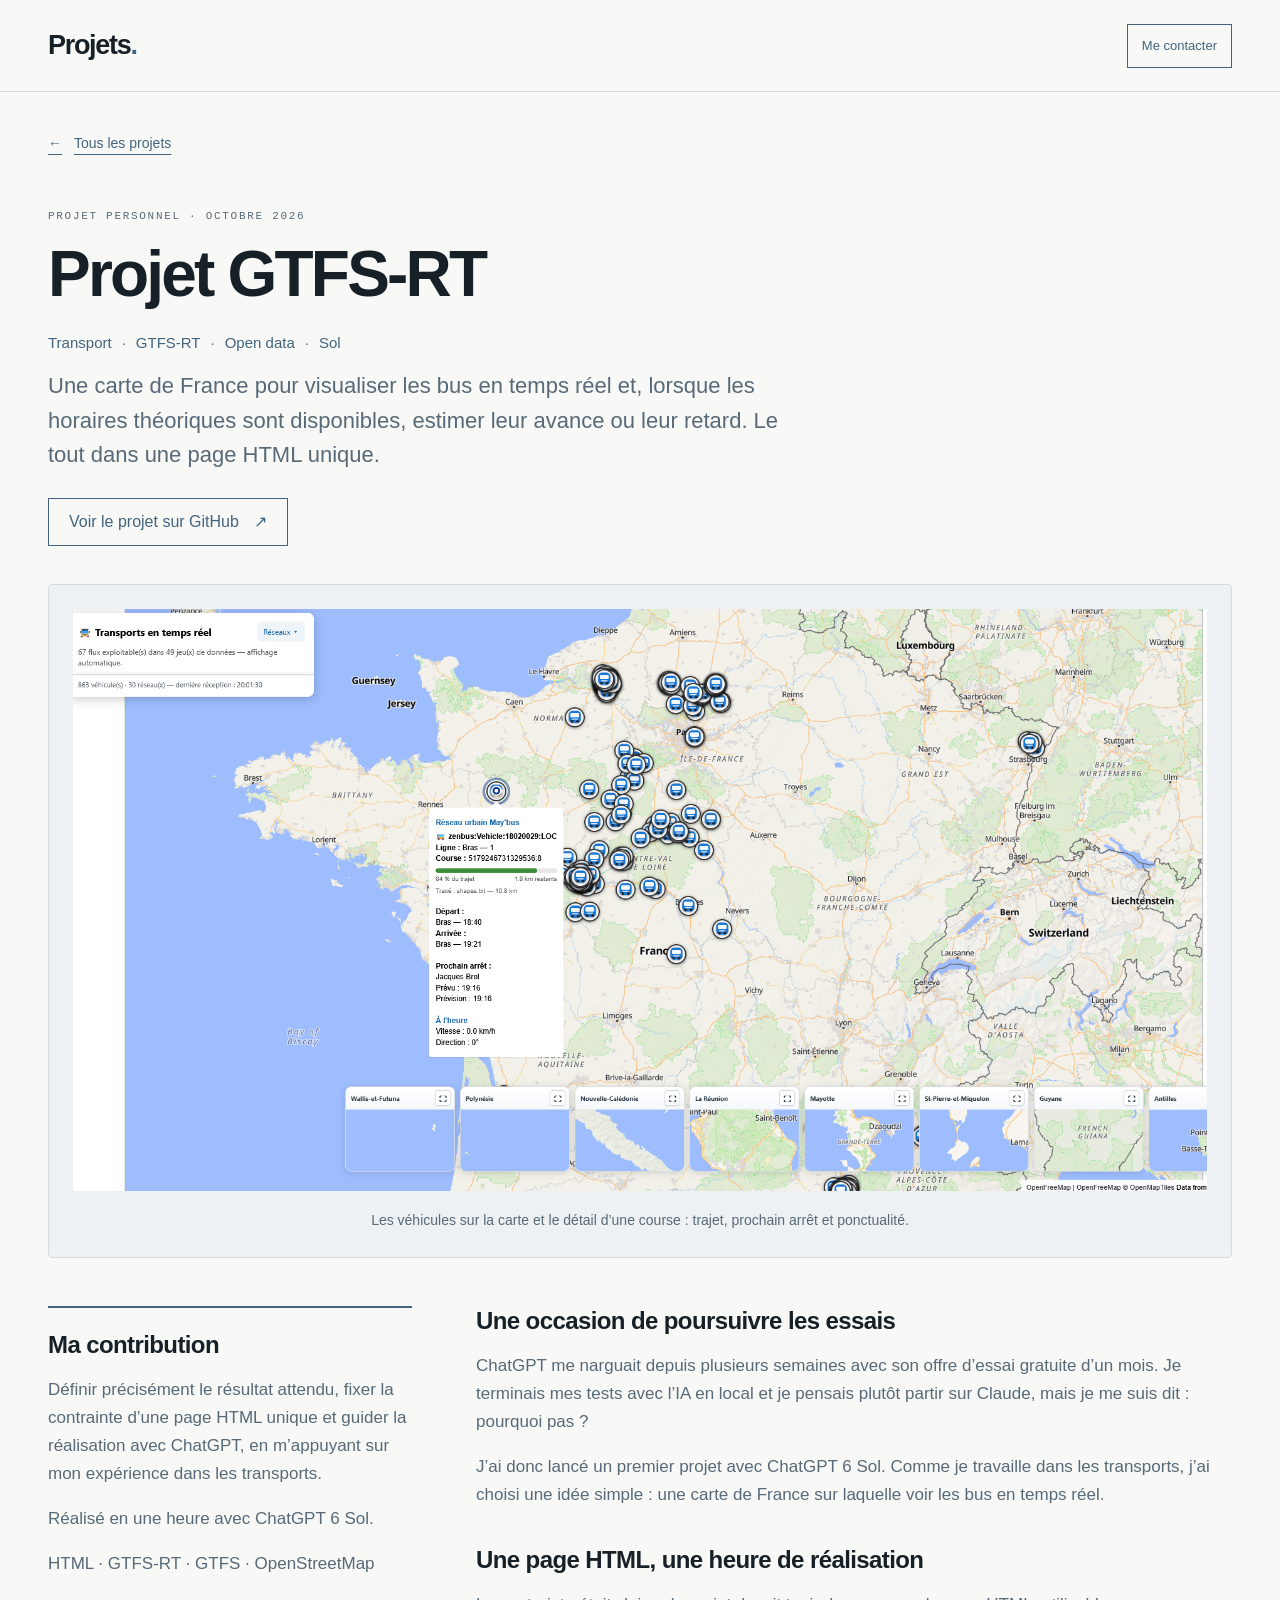
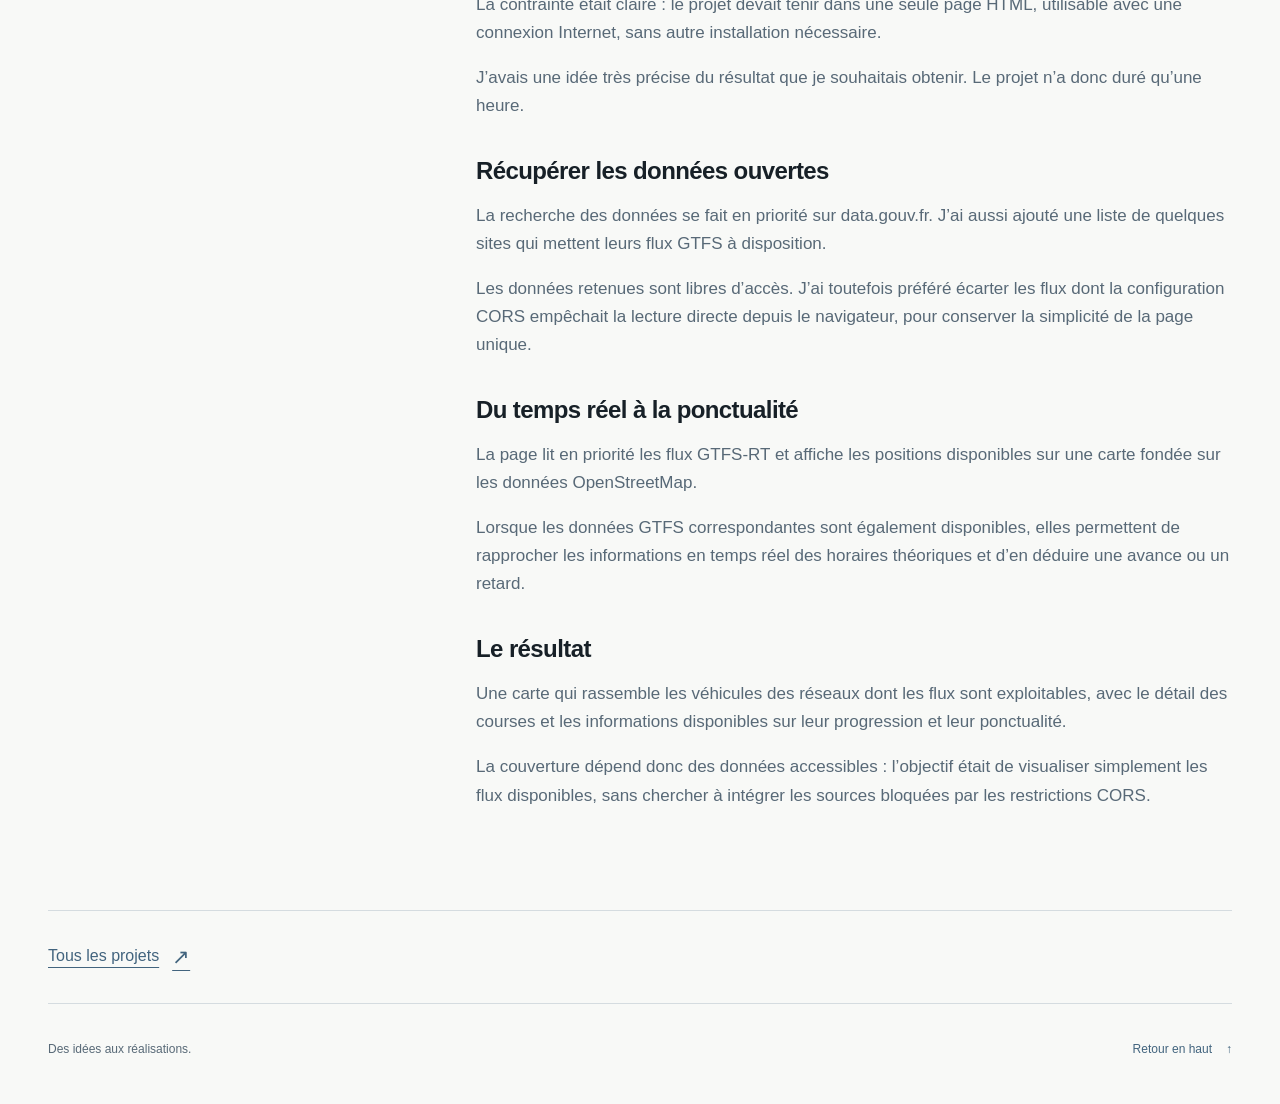
<file: projet/gtfs-rt.html>
<!doctype html>
<html lang="fr">
<head>
  <meta charset="utf-8">
  <meta name="viewport" content="width=device-width, initial-scale=1">
  <meta name="description" content="Une carte des bus en temps réel, réalisée en une heure avec ChatGPT : flux GTFS-RT, données ouvertes et comparaison aux horaires GTFS dans une page HTML unique.">
  <meta http-equiv="Content-Security-Policy" content="default-src 'none'; script-src 'self'; style-src 'self'; img-src 'self'; connect-src 'self'; font-src 'self'; base-uri 'none'; form-action 'none'; object-src 'none'">
  <meta name="referrer" content="strict-origin-when-cross-origin">
  <meta name="color-scheme" content="light">
  <title>Projet GTFS-RT — Mes projets</title>
  <link rel="icon" href="../images/favicon.svg" type="image/svg+xml">
  <link rel="stylesheet" href="../style.css">
  <script src="../image-modal.js" defer></script>
</head>
<body class="detail-page" id="haut">
  <a class="skip-link" href="#contenu">Aller au contenu</a>
  <header class="site-header"><div class="header-inner"><a class="wordmark" href="../index.html" aria-label="Projets, accueil">Projets<span aria-hidden="true">.</span></a><a class="button header-contact" href="../contact.html" rel="nofollow">Me contacter</a></div></header>
  <main class="container" id="contenu">
    <nav class="breadcrumb" aria-label="Navigation"><a href="../index.html"><span aria-hidden="true">←</span> Tous les projets</a></nav>
    <article>
      <header class="detail-heading">
        <p class="eyebrow" data-project-label>Projet personnel · Octobre 2026</p>
        <h1 data-project-title>Projet GTFS-RT</h1>
        <ul class="project-tags" aria-label="Thèmes du projet"><li data-project-tag>Transport</li><li data-project-tag>GTFS-RT</li><li data-project-tag>Open data</li><li data-project-tag>Sol</li></ul>
        <p class="detail-summary" data-project-summary>Une carte de France pour visualiser les bus en temps réel et, lorsque les horaires théoriques sont disponibles, estimer leur avance ou leur retard. Le tout dans une page HTML unique.</p>
        <a class="button" data-project-link href="https://github.com/lalachou-chou/project_gtfsrt" rel="noopener noreferrer" target="_blank">Voir le projet sur GitHub <span aria-hidden="true">↗</span></a>
      </header>
      <figure class="detail-figure">
        <a class="image-preview" data-image-modal href="../images/gtfs-rt-carte.png" aria-label="Agrandir l’image"><img data-project-image data-project-image-fit="contain" src="../images/gtfs-rt-carte.png" alt="Carte des transports en temps réel en France avec des marqueurs de bus, une fiche de véhicule indiquant son prochain arrêt et sa ponctualité, et des vues des territoires d’outre-mer." width="1808" height="929"></a>
        <figcaption>Les véhicules sur la carte et le détail d’une course : trajet, prochain arrêt et ponctualité.</figcaption>
      </figure>
      <div class="detail-body">
        <aside class="contribution-aside" aria-labelledby="contribution">
          <h2 id="contribution">Ma contribution</h2>
          <p data-project-contribution>Définir précisément le résultat attendu, fixer la contrainte d’une page HTML unique et guider la réalisation avec ChatGPT, en m’appuyant sur mon expérience dans les transports.</p>
          <p>Réalisé en une heure avec ChatGPT 6 Sol.</p>
          <p>HTML · GTFS-RT · GTFS · OpenStreetMap</p>
        </aside>
        <div>
          <section>
            <h2>Une occasion de poursuivre les essais</h2>
            <p>ChatGPT me narguait depuis plusieurs semaines avec son offre d’essai gratuite d’un mois. Je terminais mes tests avec l’IA en local et je pensais plutôt partir sur Claude, mais je me suis dit : pourquoi pas ?</p>
            <p>J’ai donc lancé un premier projet avec ChatGPT 6 Sol. Comme je travaille dans les transports, j’ai choisi une idée simple : une carte de France sur laquelle voir les bus en temps réel.</p>
          </section>
          <section>
            <h2>Une page HTML, une heure de réalisation</h2>
            <p>La contrainte était claire : le projet devait tenir dans une seule page HTML, utilisable avec une connexion Internet, sans autre installation nécessaire.</p>
            <p>J’avais une idée très précise du résultat que je souhaitais obtenir. Le projet n’a donc duré qu’une heure.</p>
          </section>
          <section>
            <h2>Récupérer les données ouvertes</h2>
            <p>La recherche des données se fait en priorité sur data.gouv.fr. J’ai aussi ajouté une liste de quelques sites qui mettent leurs flux GTFS à disposition.</p>
            <p>Les données retenues sont libres d’accès. J’ai toutefois préféré écarter les flux dont la configuration CORS empêchait la lecture directe depuis le navigateur, pour conserver la simplicité de la page unique.</p>
          </section>
          <section>
            <h2>Du temps réel à la ponctualité</h2>
            <p>La page lit en priorité les flux GTFS-RT et affiche les positions disponibles sur une carte fondée sur les données OpenStreetMap.</p>
            <p>Lorsque les données GTFS correspondantes sont également disponibles, elles permettent de rapprocher les informations en temps réel des horaires théoriques et d’en déduire une avance ou un retard.</p>
          </section>
          <section>
            <h2>Le résultat</h2>
            <p>Une carte qui rassemble les véhicules des réseaux dont les flux sont exploitables, avec le détail des courses et les informations disponibles sur leur progression et leur ponctualité.</p>
            <p>La couverture dépend donc des données accessibles : l’objectif était de visualiser simplement les flux disponibles, sans chercher à intégrer les sources bloquées par les restrictions CORS.</p>
          </section>
        </div>
      </div>
    </article>
    <div class="detail-end"><a class="text-link" href="../index.html">Tous les projets <span aria-hidden="true">↗</span></a></div>
  </main>
  <footer class="site-footer container"><span>Des idées aux réalisations.</span><a href="#haut">Retour en haut <span aria-hidden="true">↑</span></a></footer>
</body>
</html>
</file>
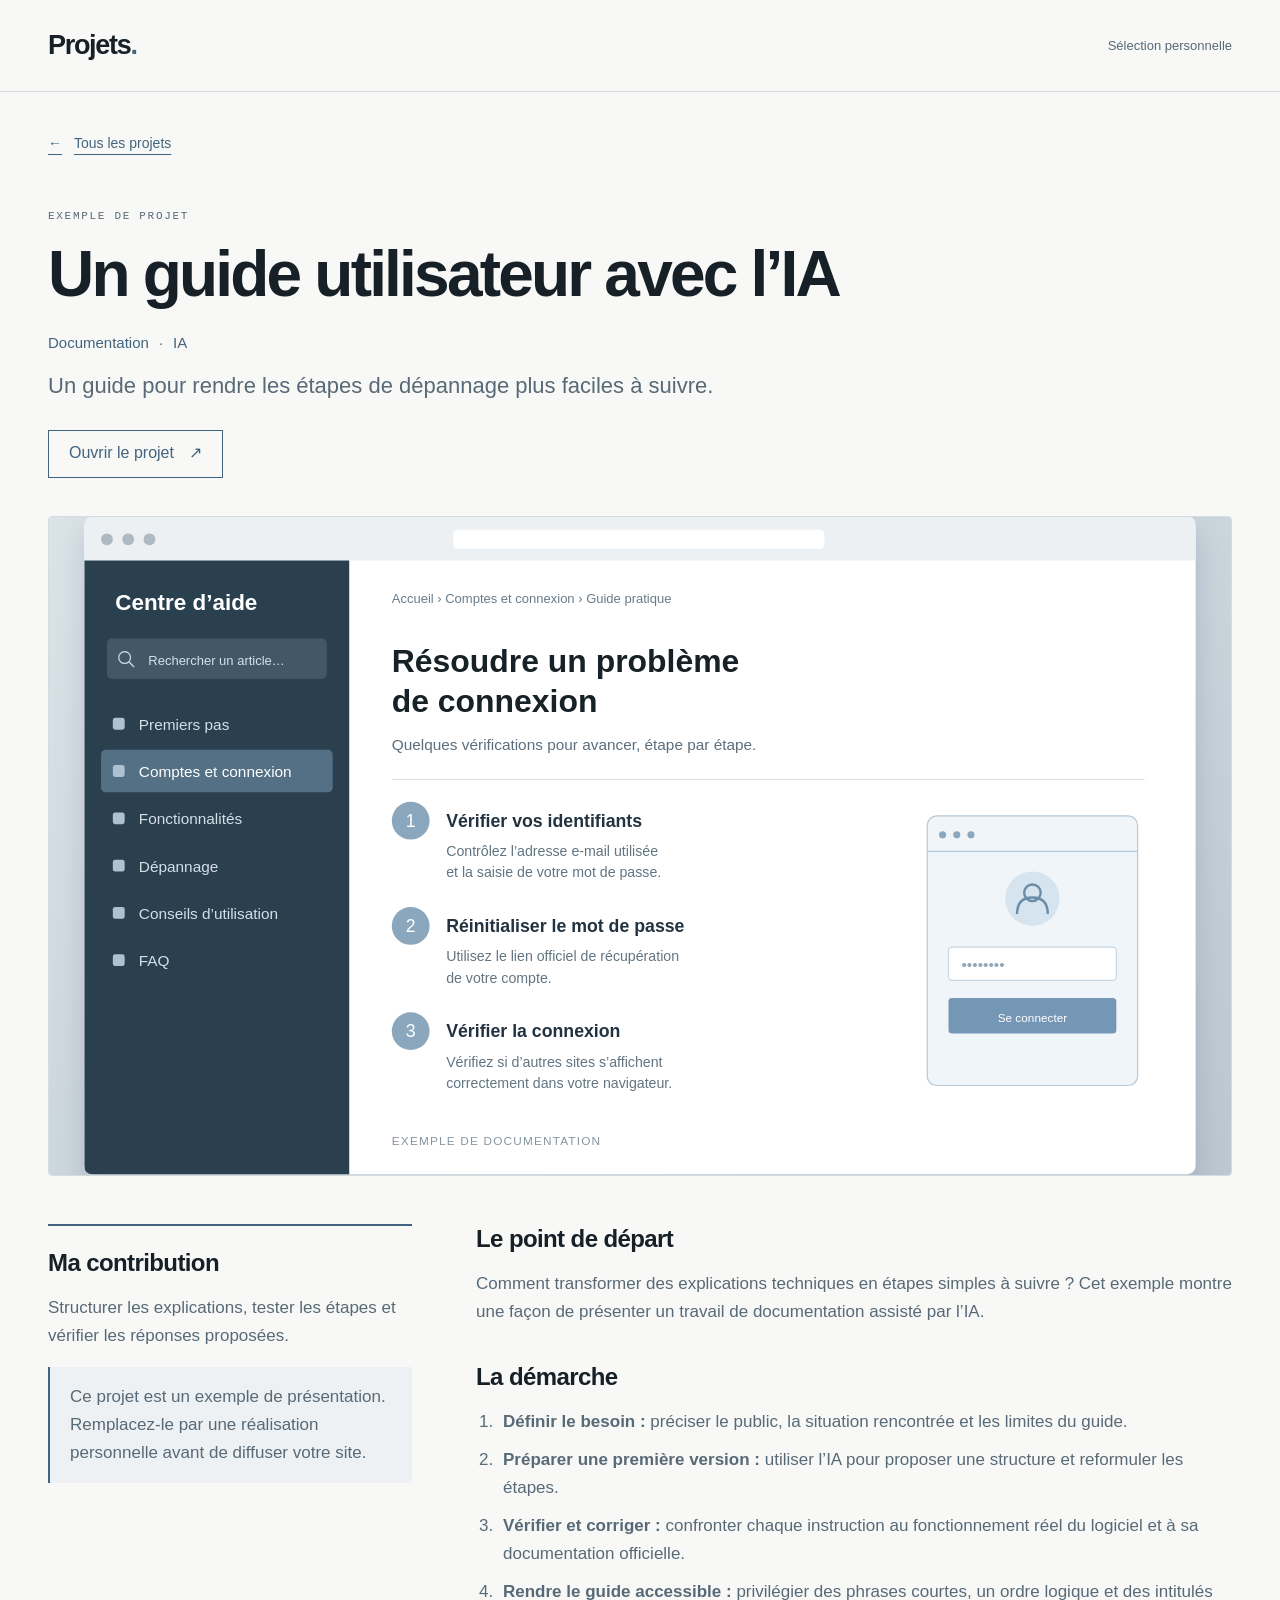
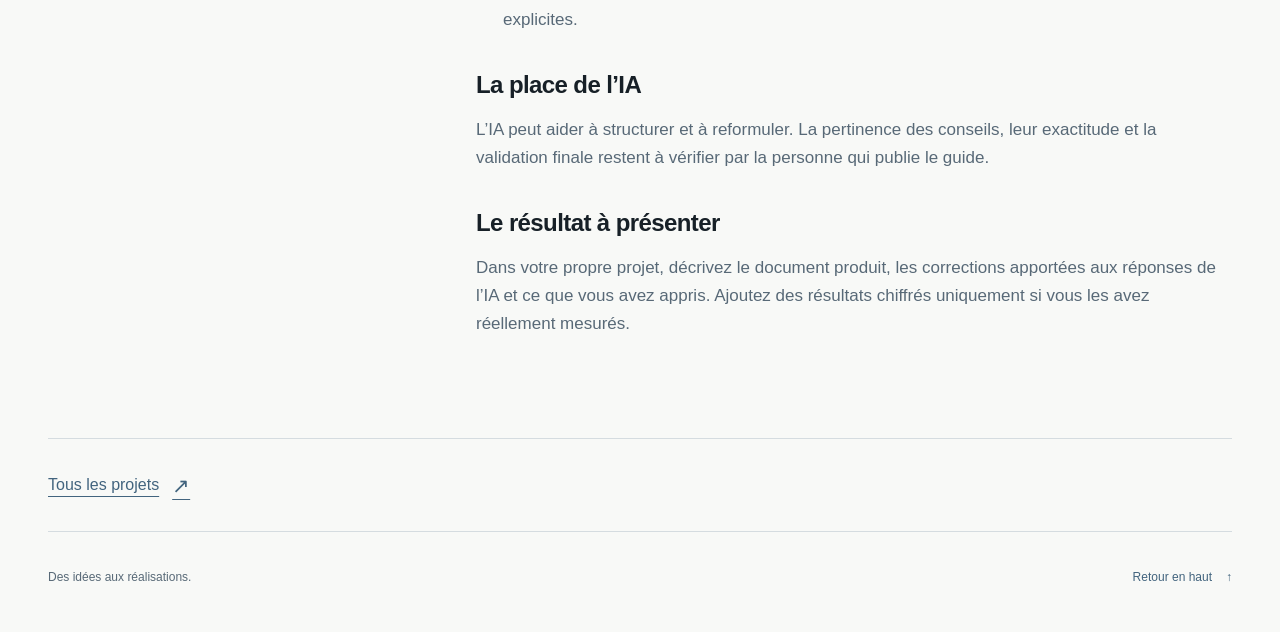
<file: projet/guide-utilisateur.html>
<!doctype html>
<html lang="fr">
<head>
  <meta charset="utf-8">
  <meta name="viewport" content="width=device-width, initial-scale=1">
  <meta name="description" content="Exemple de projet : concevoir un guide utilisateur clair avec l'aide de l'IA.">
  <meta http-equiv="Content-Security-Policy" content="default-src 'none'; script-src 'self'; style-src 'self'; img-src 'self'; connect-src 'self'; font-src 'self'; base-uri 'none'; form-action 'none'; object-src 'none'">
  <meta name="referrer" content="strict-origin-when-cross-origin">
  <meta name="color-scheme" content="light">
  <title>Un guide utilisateur avec l’IA — Mes projets</title>
  <link rel="icon" href="../images/favicon.svg" type="image/svg+xml">
  <link rel="stylesheet" href="../style.css">
</head>
<body class="detail-page" id="haut">
  <a class="skip-link" href="#contenu">Aller au contenu</a>
  <header class="site-header"><div class="header-inner"><a class="wordmark" href="../index.html" aria-label="Projets, accueil">Projets<span aria-hidden="true">.</span></a><span class="header-note">Sélection personnelle</span></div></header>
  <main class="container" id="contenu">
    <nav class="breadcrumb" aria-label="Navigation"><a href="../index.html"><span aria-hidden="true">←</span> Tous les projets</a></nav>
    <article>
      <!-- Ces champs alimentent aussi la carte de ce projet sur l'accueil.
           Conservez les attributs data-project-... lorsque vous changez le texte. -->
      <header class="detail-heading">
        <p class="eyebrow" data-project-label>Exemple de projet</p>
        <h1 data-project-title>Un guide utilisateur avec l’IA</h1>
        <ul class="project-tags" aria-label="Thèmes du projet"><li data-project-tag>Documentation</li><li data-project-tag>IA</li></ul>
        <p class="detail-summary" data-project-summary>Un guide pour rendre les étapes de dépannage plus faciles à suivre.</p>
        <!-- Lien vers la réalisation. Supprimez ce lien si elle n'est pas publique. -->
        <a class="button" data-project-link href="../demo/guide.html" rel="noopener noreferrer">Ouvrir le projet <span aria-hidden="true">↗</span></a>
      </header>
      <!-- Image locale dans images/ ; chemin relatif depuis ce fichier. -->
      <img class="detail-cover" data-project-image src="../images/guide-utilisateur.svg" alt="Aperçu d’un centre d’aide présentant trois étapes pour résoudre un problème de connexion." width="1000" height="620">
      <div class="detail-body">
        <aside class="contribution-aside" aria-labelledby="contribution">
          <h2 id="contribution">Ma contribution</h2>
          <p data-project-contribution>Structurer les explications, tester les étapes et vérifier les réponses proposées.</p>
          <p class="notice">Ce projet est un exemple de présentation. Remplacez-le par une réalisation personnelle avant de diffuser votre site.</p>
        </aside>
        <div><section><h2>Le point de départ</h2><p>Comment transformer des explications techniques en étapes simples à suivre ? Cet exemple montre une façon de présenter un travail de documentation assisté par l’IA.</p></section>
          <section><h2>La démarche</h2><ol><li><strong>Définir le besoin :</strong> préciser le public, la situation rencontrée et les limites du guide.</li><li><strong>Préparer une première version :</strong> utiliser l’IA pour proposer une structure et reformuler les étapes.</li><li><strong>Vérifier et corriger :</strong> confronter chaque instruction au fonctionnement réel du logiciel et à sa documentation officielle.</li><li><strong>Rendre le guide accessible :</strong> privilégier des phrases courtes, un ordre logique et des intitulés explicites.</li></ol></section>
          <section><h2>La place de l’IA</h2><p>L’IA peut aider à structurer et à reformuler. La pertinence des conseils, leur exactitude et la validation finale restent à vérifier par la personne qui publie le guide.</p></section>
          <section><h2>Le résultat à présenter</h2><p>Dans votre propre projet, décrivez le document produit, les corrections apportées aux réponses de l’IA et ce que vous avez appris. Ajoutez des résultats chiffrés uniquement si vous les avez réellement mesurés.</p></section></div>
      </div>
    </article>
    <div class="detail-end"><a class="text-link" href="../index.html">Tous les projets <span aria-hidden="true">↗</span></a></div>
  </main>
  <footer class="site-footer container"><span>Des idées aux réalisations.</span><a href="#haut">Retour en haut <span aria-hidden="true">↑</span></a></footer>
</body>
</html>
</file>
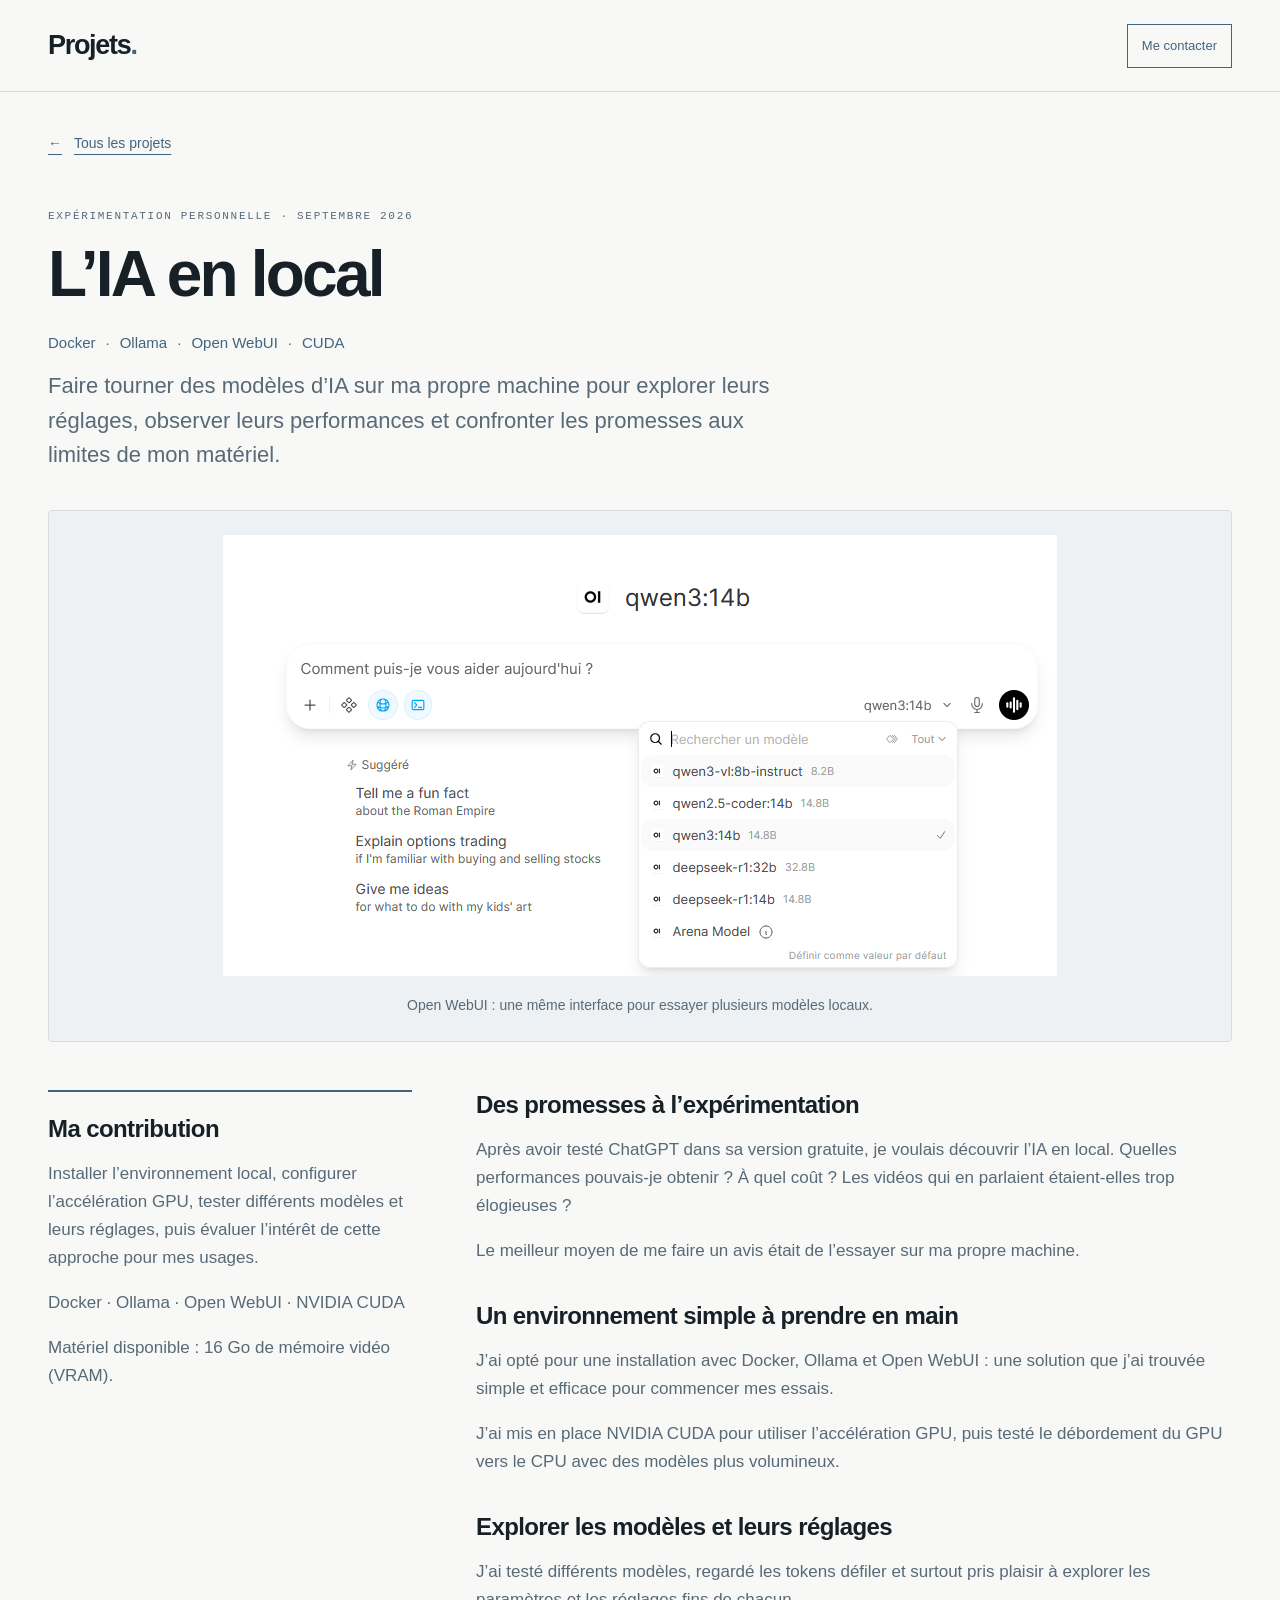
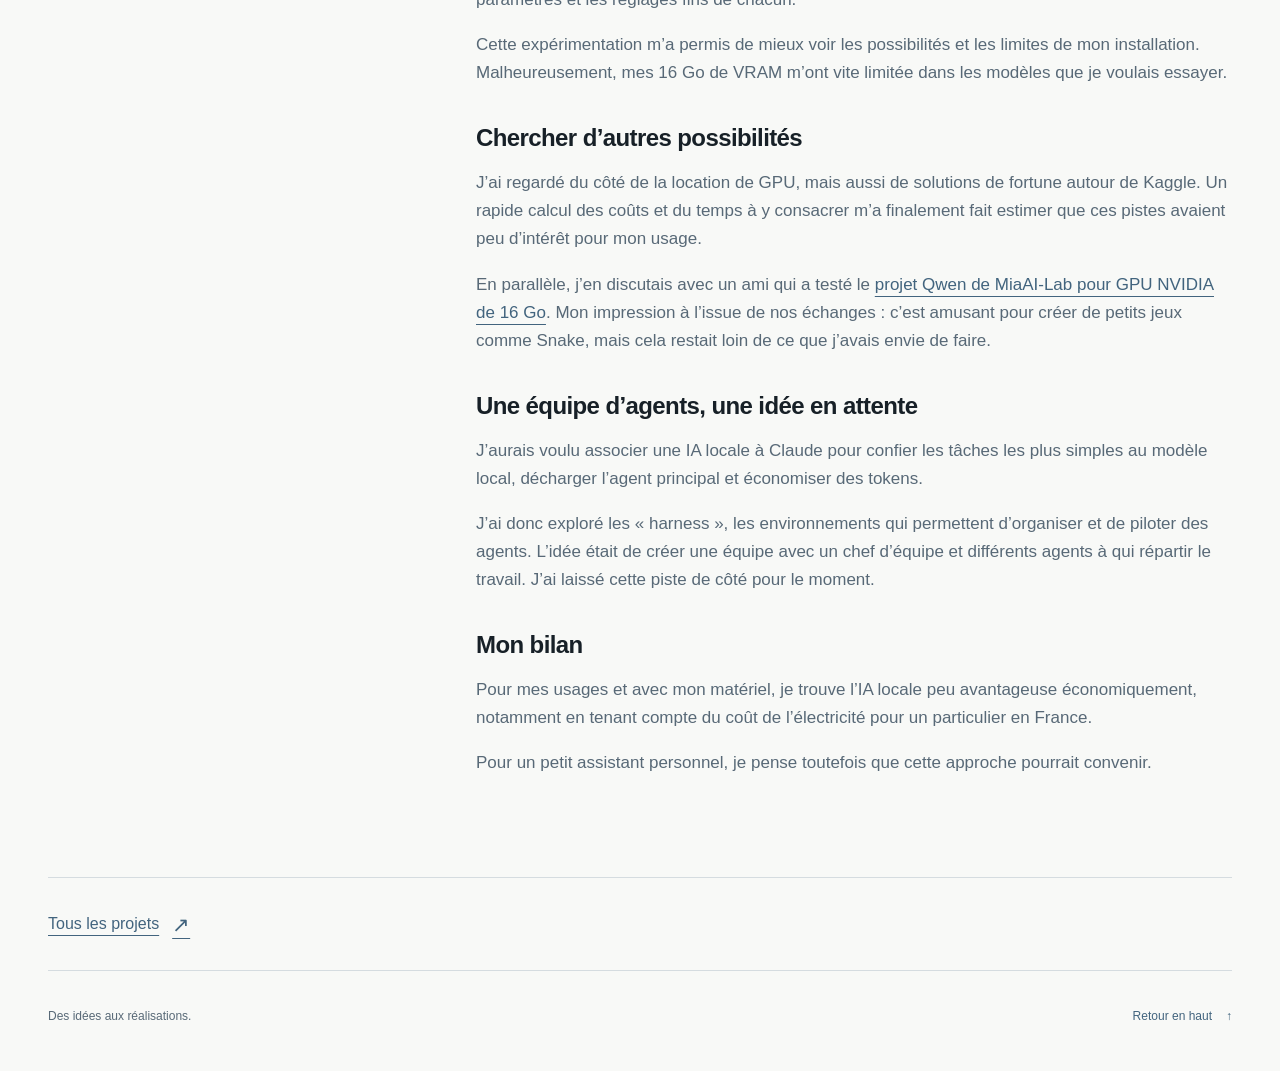
<file: projet/ia-locale.html>
<!doctype html>
<html lang="fr">
<head>
  <meta charset="utf-8">
  <meta name="viewport" content="width=device-width, initial-scale=1">
  <meta name="description" content="Mon retour d’expérience sur l’IA en local avec Docker, Ollama et Open WebUI : tests de modèles, limites de 16 Go de VRAM et réflexion sur les coûts.">
  <meta http-equiv="Content-Security-Policy" content="default-src 'none'; script-src 'self'; style-src 'self'; img-src 'self'; connect-src 'self'; font-src 'self'; base-uri 'none'; form-action 'none'; object-src 'none'">
  <meta name="referrer" content="strict-origin-when-cross-origin">
  <meta name="color-scheme" content="light">
  <title>L’IA en local — Mes projets</title>
  <link rel="icon" href="../images/favicon.svg" type="image/svg+xml">
  <link rel="stylesheet" href="../style.css">
  <script src="../image-modal.js" defer></script>
</head>
<body class="detail-page" id="haut">
  <a class="skip-link" href="#contenu">Aller au contenu</a>
  <header class="site-header"><div class="header-inner"><a class="wordmark" href="../index.html" aria-label="Projets, accueil">Projets<span aria-hidden="true">.</span></a><a class="button header-contact" href="../contact.html" rel="nofollow">Me contacter</a></div></header>
  <main class="container" id="contenu">
    <nav class="breadcrumb" aria-label="Navigation"><a href="../index.html"><span aria-hidden="true">←</span> Tous les projets</a></nav>
    <article>
      <header class="detail-heading">
        <p class="eyebrow" data-project-label>Expérimentation personnelle · Septembre 2026</p>
        <h1 data-project-title>L’IA en local</h1>
        <ul class="project-tags" aria-label="Thèmes du projet"><li data-project-tag>Docker</li><li data-project-tag>Ollama</li><li data-project-tag>Open WebUI</li><li data-project-tag>CUDA</li></ul>
        <p class="detail-summary" data-project-summary>Faire tourner des modèles d’IA sur ma propre machine pour explorer leurs réglages, observer leurs performances et confronter les promesses aux limites de mon matériel.</p>
      </header>
      <figure class="detail-figure">
        <a class="image-preview" data-image-modal href="../images/ia-locale-open-webui.png" aria-label="Agrandir l’image"><img data-project-image data-project-image-fit="contain" src="../images/ia-locale-open-webui.png" alt="Interface Open WebUI avec qwen3:14b sélectionné et un menu proposant plusieurs modèles Qwen et DeepSeek." width="834" height="441"></a>
        <figcaption>Open WebUI : une même interface pour essayer plusieurs modèles locaux.</figcaption>
      </figure>
      <div class="detail-body">
        <aside class="contribution-aside" aria-labelledby="contribution">
          <h2 id="contribution">Ma contribution</h2>
          <p data-project-contribution>Installer l’environnement local, configurer l’accélération GPU, tester différents modèles et leurs réglages, puis évaluer l’intérêt de cette approche pour mes usages.</p>
          <p>Docker · Ollama · Open WebUI · NVIDIA CUDA</p>
          <p>Matériel disponible : 16 Go de mémoire vidéo (VRAM).</p>
        </aside>
        <div>
          <section>
            <h2>Des promesses à l’expérimentation</h2>
            <p>Après avoir testé ChatGPT dans sa version gratuite, je voulais découvrir l’IA en local. Quelles performances pouvais-je obtenir ? À quel coût ? Les vidéos qui en parlaient étaient-elles trop élogieuses ?</p>
            <p>Le meilleur moyen de me faire un avis était de l’essayer sur ma propre machine.</p>
          </section>
          <section>
            <h2>Un environnement simple à prendre en main</h2>
            <p>J’ai opté pour une installation avec Docker, Ollama et Open WebUI : une solution que j’ai trouvée simple et efficace pour commencer mes essais.</p>
            <p>J’ai mis en place NVIDIA CUDA pour utiliser l’accélération GPU, puis testé le débordement du GPU vers le CPU avec des modèles plus volumineux.</p>
          </section>
          <section>
            <h2>Explorer les modèles et leurs réglages</h2>
            <p>J’ai testé différents modèles, regardé les tokens défiler et surtout pris plaisir à explorer les paramètres et les réglages fins de chacun.</p>
            <p>Cette expérimentation m’a permis de mieux voir les possibilités et les limites de mon installation. Malheureusement, mes 16 Go de VRAM m’ont vite limitée dans les modèles que je voulais essayer.</p>
          </section>
          <section>
            <h2>Chercher d’autres possibilités</h2>
            <p>J’ai regardé du côté de la location de GPU, mais aussi de solutions de fortune autour de Kaggle. Un rapide calcul des coûts et du temps à y consacrer m’a finalement fait estimer que ces pistes avaient peu d’intérêt pour mon usage.</p>
            <p>En parallèle, j’en discutais avec un ami qui a testé le <a href="https://github.com/MiaAI-Lab/Qwen3.8-27B-16gb-NVIDIA-GPUs-one-click-install" rel="noopener noreferrer" target="_blank">projet Qwen de MiaAI-Lab pour GPU NVIDIA de 16 Go</a>. Mon impression à l’issue de nos échanges : c’est amusant pour créer de petits jeux comme Snake, mais cela restait loin de ce que j’avais envie de faire.</p>
          </section>
          <section>
            <h2>Une équipe d’agents, une idée en attente</h2>
            <p>J’aurais voulu associer une IA locale à Claude pour confier les tâches les plus simples au modèle local, décharger l’agent principal et économiser des tokens.</p>
            <p>J’ai donc exploré les « harness », les environnements qui permettent d’organiser et de piloter des agents. L’idée était de créer une équipe avec un chef d’équipe et différents agents à qui répartir le travail. J’ai laissé cette piste de côté pour le moment.</p>
          </section>
          <section>
            <h2>Mon bilan</h2>
            <p>Pour mes usages et avec mon matériel, je trouve l’IA locale peu avantageuse économiquement, notamment en tenant compte du coût de l’électricité pour un particulier en France.</p>
            <p>Pour un petit assistant personnel, je pense toutefois que cette approche pourrait convenir.</p>
          </section>
        </div>
      </div>
    </article>
    <div class="detail-end"><a class="text-link" href="../index.html">Tous les projets <span aria-hidden="true">↗</span></a></div>
  </main>
  <footer class="site-footer container"><span>Des idées aux réalisations.</span><a href="#haut">Retour en haut <span aria-hidden="true">↑</span></a></footer>
</body>
</html>
</file>
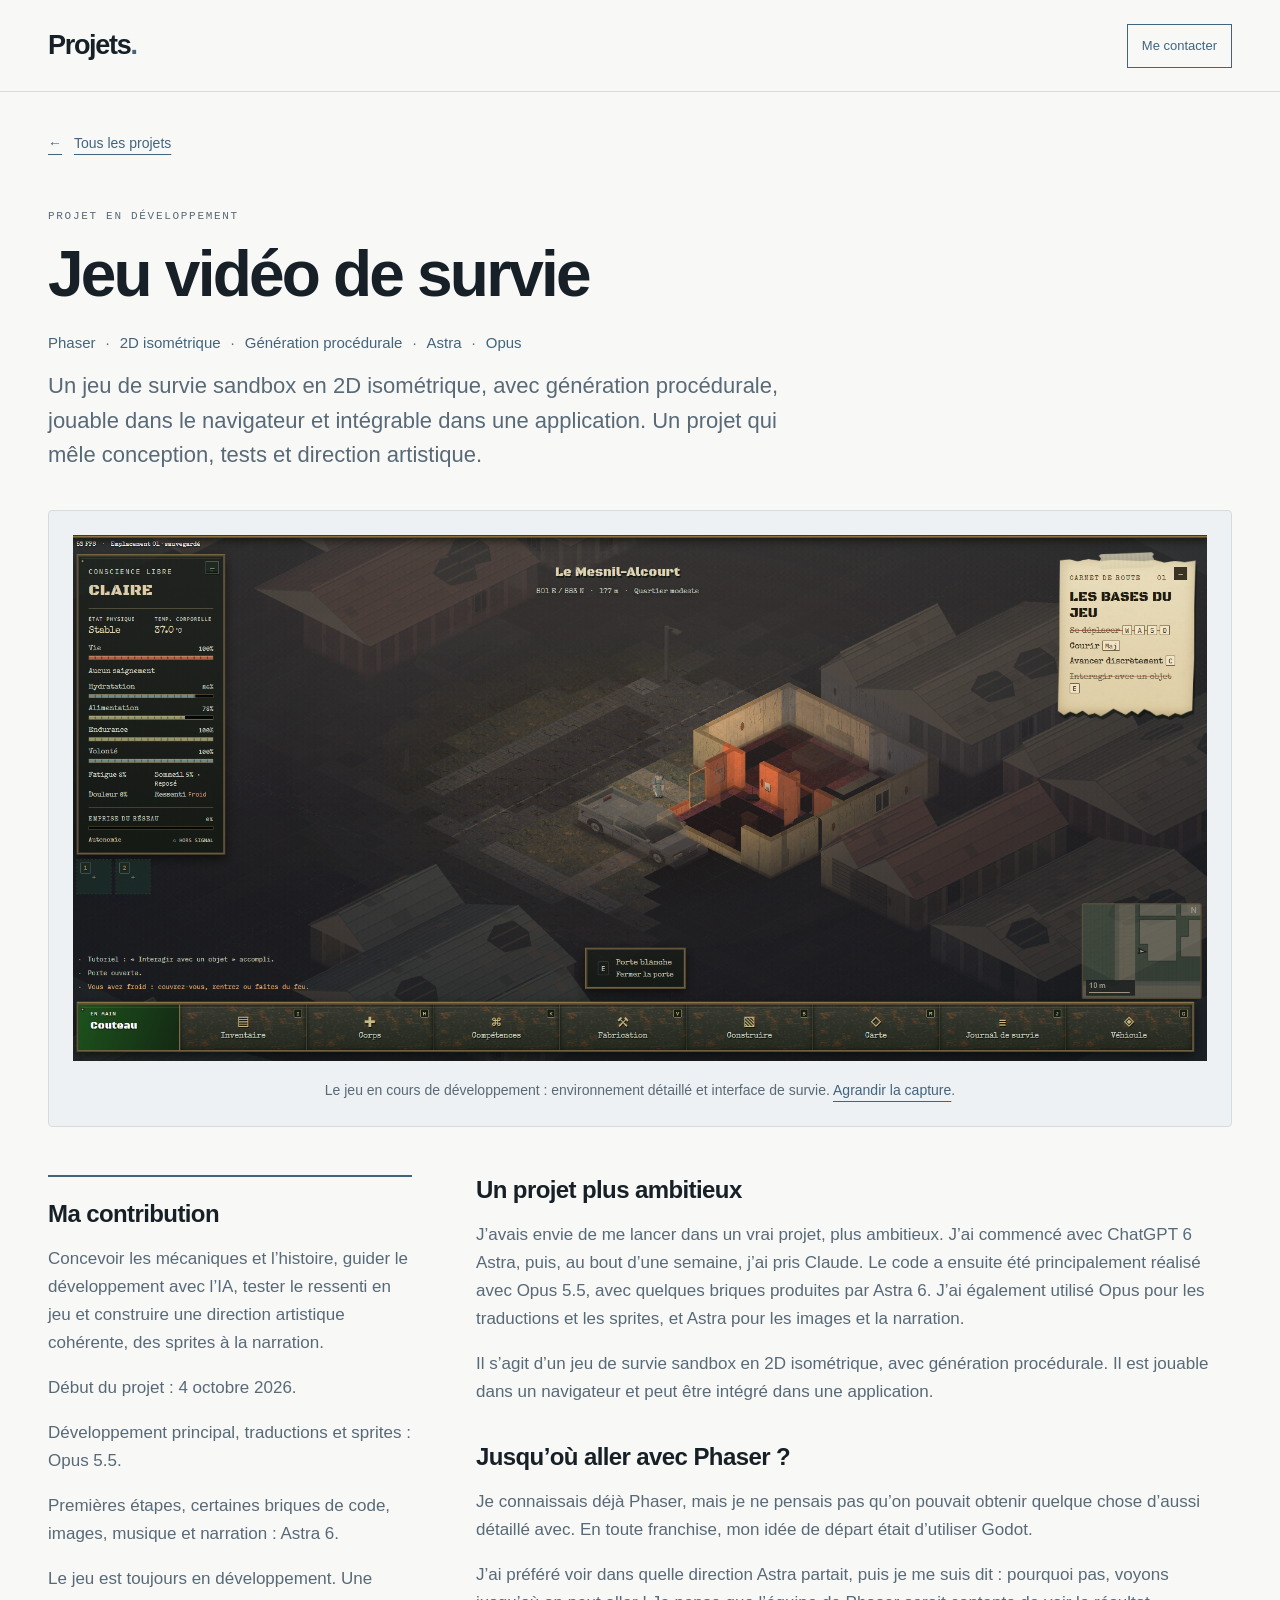
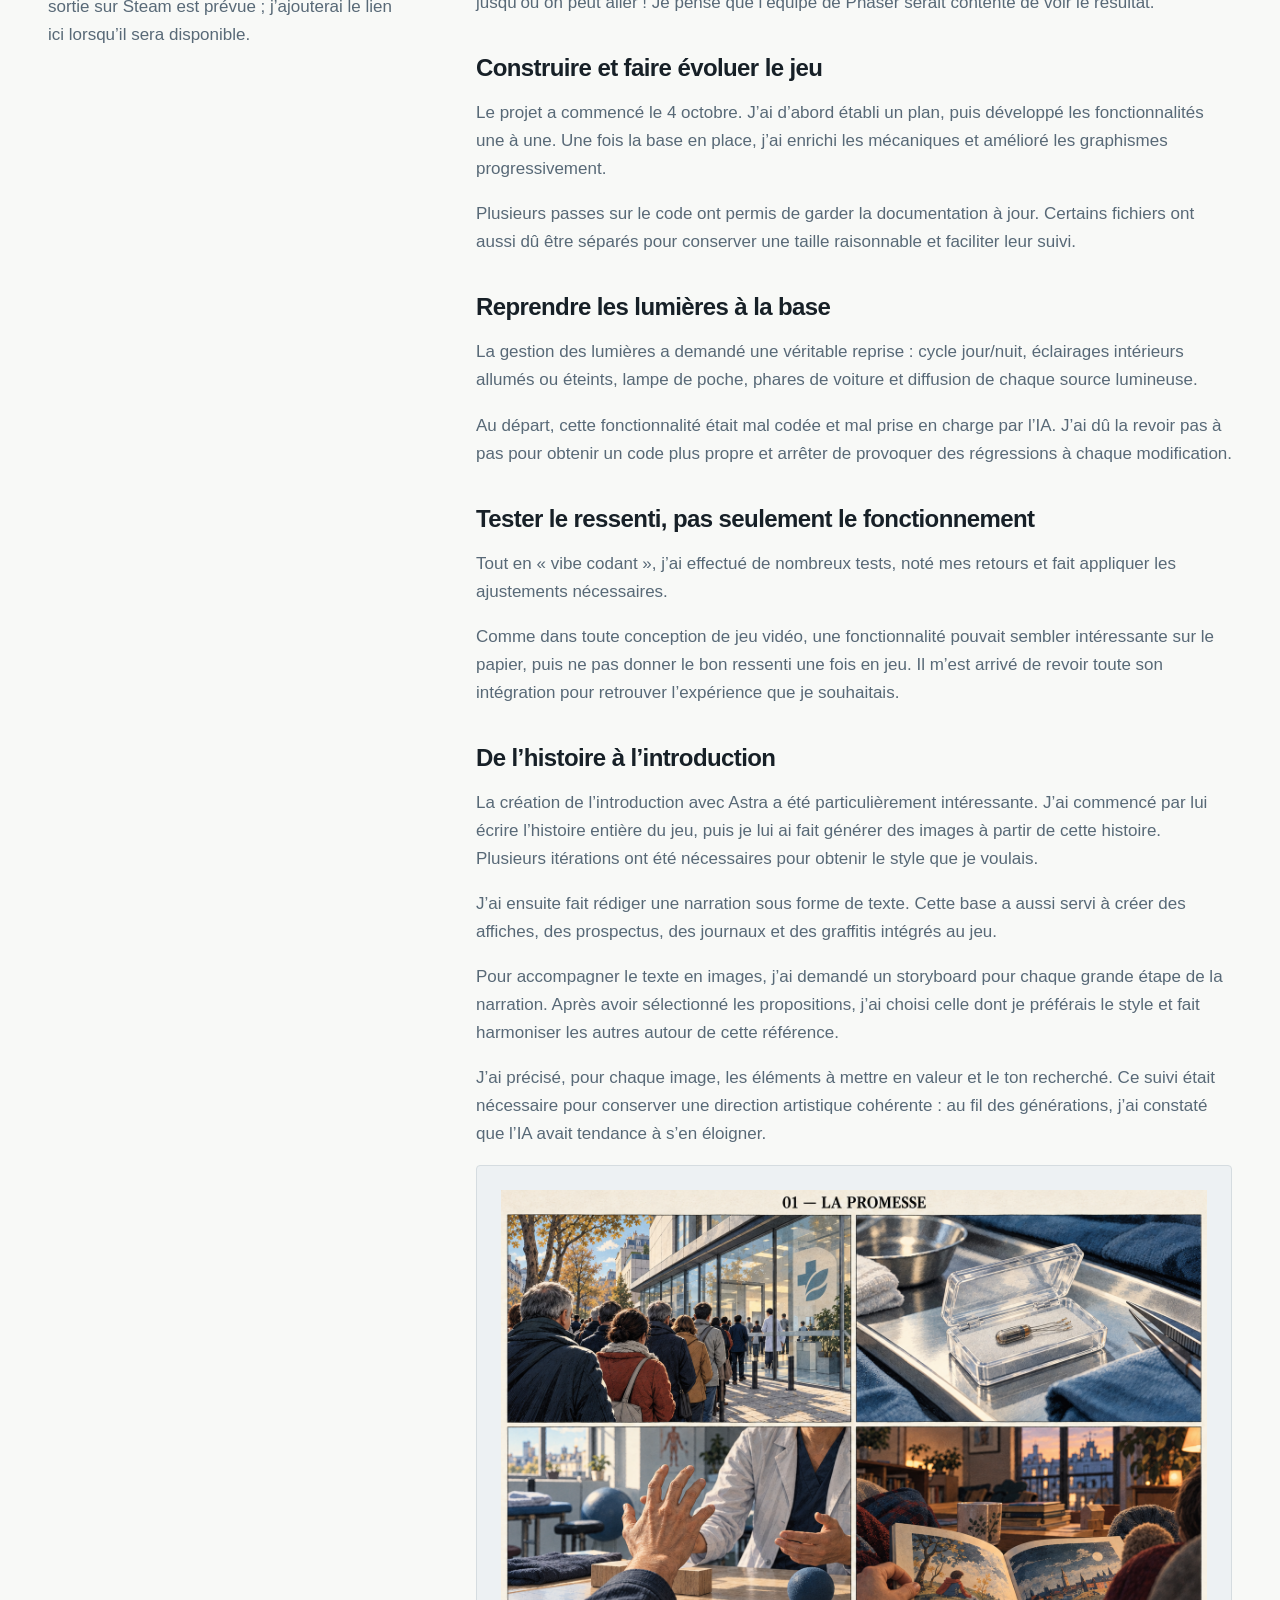
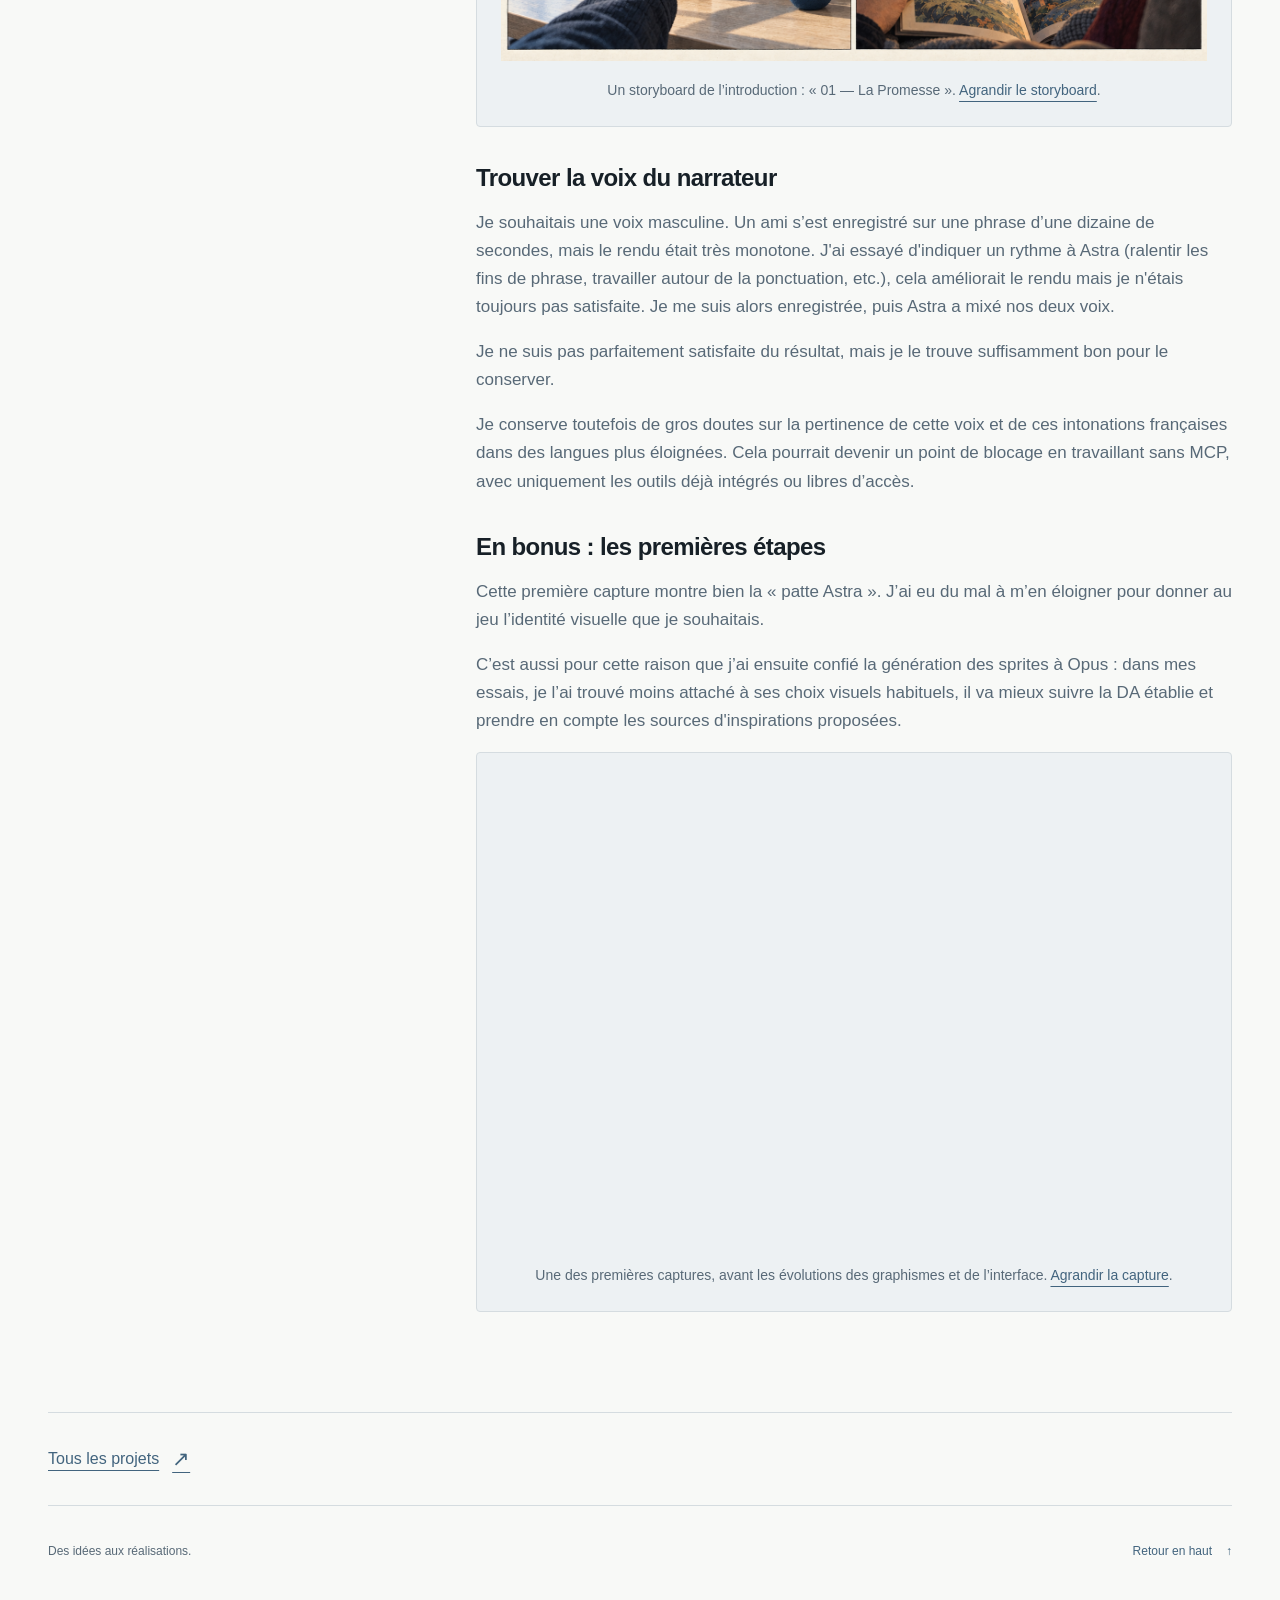
<file: projet/jeu-video.html>
<!doctype html>
<html lang="fr">
<head>
  <meta charset="utf-8">
  <meta name="viewport" content="width=device-width, initial-scale=1">
  <meta name="description" content="Un jeu de survie sandbox en 2D isométrique, développé avec Phaser et l’aide de l’IA : génération procédurale, conception des mécaniques et direction artistique.">
  <meta http-equiv="Content-Security-Policy" content="default-src 'none'; script-src 'self'; style-src 'self'; img-src 'self'; connect-src 'self'; font-src 'self'; base-uri 'none'; form-action 'none'; object-src 'none'">
  <meta name="referrer" content="strict-origin-when-cross-origin">
  <meta name="color-scheme" content="light">
  <title>Jeu vidéo de survie — Mes projets</title>
  <link rel="icon" href="../images/favicon.svg" type="image/svg+xml">
  <link rel="stylesheet" href="../style.css">
  <script src="../image-modal.js" defer></script>
</head>
<body class="detail-page" id="haut">
  <a class="skip-link" href="#contenu">Aller au contenu</a>
  <header class="site-header"><div class="header-inner"><a class="wordmark" href="../index.html" aria-label="Projets, accueil">Projets<span aria-hidden="true">.</span></a><a class="button header-contact" href="../contact.html" rel="nofollow">Me contacter</a></div></header>
  <main class="container" id="contenu">
    <nav class="breadcrumb" aria-label="Navigation"><a href="../index.html"><span aria-hidden="true">←</span> Tous les projets</a></nav>
    <article>
      <header class="detail-heading">
        <p class="eyebrow" data-project-label>Projet en développement</p>
        <h1 data-project-title>Jeu vidéo de survie</h1>
        <ul class="project-tags" aria-label="Thèmes du projet"><li data-project-tag>Phaser</li><li data-project-tag>2D isométrique</li><li data-project-tag>Génération procédurale</li><li data-project-tag>Astra</li><li data-project-tag>Opus</li></ul>
        <p class="detail-summary" data-project-summary>Un jeu de survie sandbox en 2D isométrique, avec génération procédurale, jouable dans le navigateur et intégrable dans une application. Un projet qui mêle conception, tests et direction artistique.</p>
      </header>
      <figure class="detail-figure">
        <a class="image-preview" data-image-modal href="../images/jeu-video-actuel.png" aria-label="Agrandir l’image"><img data-project-image data-project-image-fit="contain" src="../images/jeu-video-actuel.png" alt="Version actuelle du jeu : quartier en vue isométrique, personnage près d’une voiture et d’une maison éclairée, avec indicateurs de survie, carnet de route et mini-carte." width="1891" height="877"></a>
        <figcaption>Le jeu en cours de développement : environnement détaillé et interface de survie. <a data-image-modal href="../images/jeu-video-actuel.png">Agrandir la capture</a>.</figcaption>
      </figure>
      <div class="detail-body">
        <aside class="contribution-aside" aria-labelledby="contribution">
          <h2 id="contribution">Ma contribution</h2>
          <p data-project-contribution>Concevoir les mécaniques et l’histoire, guider le développement avec l’IA, tester le ressenti en jeu et construire une direction artistique cohérente, des sprites à la narration.</p>
          <p>Début du projet : <time datetime="2026-10-04">4 octobre 2026</time>.</p>
          <p>Développement principal, traductions et sprites : Opus 5.5.</p>
          <p>Premières étapes, certaines briques de code, images, musique et narration : Astra 6.</p>
          <p>Le jeu est toujours en développement. Une sortie sur Steam est prévue ; j’ajouterai le lien ici lorsqu’il sera disponible.</p>
        </aside>
        <div>
          <section>
            <h2>Un projet plus ambitieux</h2>
            <p>J’avais envie de me lancer dans un vrai projet, plus ambitieux. J’ai commencé avec ChatGPT 6 Astra, puis, au bout d’une semaine, j’ai pris Claude. Le code a ensuite été principalement réalisé avec Opus 5.5, avec quelques briques produites par Astra 6. J’ai également utilisé Opus pour les traductions et les sprites, et Astra pour les images et la narration.</p>
            <p>Il s’agit d’un jeu de survie sandbox en 2D isométrique, avec génération procédurale. Il est jouable dans un navigateur et peut être intégré dans une application.</p>
          </section>
          <section>
            <h2>Jusqu’où aller avec Phaser ?</h2>
            <p>Je connaissais déjà Phaser, mais je ne pensais pas qu’on pouvait obtenir quelque chose d’aussi détaillé avec. En toute franchise, mon idée de départ était d’utiliser Godot.</p>
            <p>J’ai préféré voir dans quelle direction Astra partait, puis je me suis dit : pourquoi pas, voyons jusqu’où on peut aller ! Je pense que l’équipe de Phaser serait contente de voir le résultat.</p>
          </section>
          <section>
            <h2>Construire et faire évoluer le jeu</h2>
            <p>Le projet a commencé le 4 octobre. J’ai d’abord établi un plan, puis développé les fonctionnalités une à une. Une fois la base en place, j’ai enrichi les mécaniques et amélioré les graphismes progressivement.</p>
            <p>Plusieurs passes sur le code ont permis de garder la documentation à jour. Certains fichiers ont aussi dû être séparés pour conserver une taille raisonnable et faciliter leur suivi.</p>
          </section>
          <section>
            <h2>Reprendre les lumières à la base</h2>
            <p>La gestion des lumières a demandé une véritable reprise : cycle jour/nuit, éclairages intérieurs allumés ou éteints, lampe de poche, phares de voiture et diffusion de chaque source lumineuse.</p>
            <p>Au départ, cette fonctionnalité était mal codée et mal prise en charge par l’IA. J’ai dû la revoir pas à pas pour obtenir un code plus propre et arrêter de provoquer des régressions à chaque modification.</p>
          </section>
          <section>
            <h2>Tester le ressenti, pas seulement le fonctionnement</h2>
            <p>Tout en « vibe codant », j’ai effectué de nombreux tests, noté mes retours et fait appliquer les ajustements nécessaires.</p>
            <p>Comme dans toute conception de jeu vidéo, une fonctionnalité pouvait sembler intéressante sur le papier, puis ne pas donner le bon ressenti une fois en jeu. Il m’est arrivé de revoir toute son intégration pour retrouver l’expérience que je souhaitais.</p>
          </section>
          <section>
            <h2>De l’histoire à l’introduction</h2>
            <p>La création de l’introduction avec Astra a été particulièrement intéressante. J’ai commencé par lui écrire l’histoire entière du jeu, puis je lui ai fait générer des images à partir de cette histoire. Plusieurs itérations ont été nécessaires pour obtenir le style que je voulais.</p>
            <p>J’ai ensuite fait rédiger une narration sous forme de texte. Cette base a aussi servi à créer des affiches, des prospectus, des journaux et des graffitis intégrés au jeu.</p>
            <p>Pour accompagner le texte en images, j’ai demandé un storyboard pour chaque grande étape de la narration. Après avoir sélectionné les propositions, j’ai choisi celle dont je préférais le style et fait harmoniser les autres autour de cette référence.</p>
            <p>J’ai précisé, pour chaque image, les éléments à mettre en valeur et le ton recherché. Ce suivi était nécessaire pour conserver une direction artistique cohérente : au fil des générations, j’ai constaté que l’IA avait tendance à s’en éloigner.</p>
            <figure class="detail-figure">
              <a class="image-preview" data-image-modal href="../images/jeu-video-storyboard-la-promesse.png" aria-label="Agrandir l’image"><img src="../images/jeu-video-storyboard-la-promesse.png" alt="Storyboard « 01 — La Promesse » en quatre scènes : une file devant un centre médical, un dispositif dans un boîtier, une consultation et la lecture d’un livre dans un salon." width="1536" height="1024" loading="lazy"></a>
              <figcaption>Un storyboard de l’introduction : « 01 — La Promesse ». <a data-image-modal href="../images/jeu-video-storyboard-la-promesse.png" rel="noopener noreferrer">Agrandir le storyboard</a>.</figcaption>
            </figure>
          </section>
          <section>
            <h2>Trouver la voix du narrateur</h2>
            <p>Je souhaitais une voix masculine. Un ami s’est enregistré sur une phrase d’une dizaine de secondes, mais le rendu était très monotone. J'ai essayé d'indiquer un rythme à Astra (ralentir les fins de phrase, travailler autour de la ponctuation, etc.), cela améliorait le rendu mais je n'étais toujours pas satisfaite. Je me suis alors enregistrée, puis Astra a mixé nos deux voix.</p>
            <p>Je ne suis pas parfaitement satisfaite du résultat, mais je le trouve suffisamment bon pour le conserver.</p>
            <p>Je conserve toutefois de gros doutes sur la pertinence de cette voix et de ces intonations françaises dans des langues plus éloignées. Cela pourrait devenir un point de blocage en travaillant sans MCP, avec uniquement les outils déjà intégrés ou libres d’accès.</p>
          </section>
          <section>
            <h2>En bonus : les premières étapes</h2>
            <p>Cette première capture montre bien la « patte Astra ». J’ai eu du mal à m’en éloigner pour donner au jeu l’identité visuelle que je souhaitais.</p>
            <p>C’est aussi pour cette raison que j’ai ensuite confié la génération des sprites à Opus : dans mes essais, je l’ai trouvé moins attaché à ses choix visuels habituels, il va mieux suivre la DA établie et prendre en compte les sources d'inspirations proposées.</p>
            <figure class="detail-figure">
              <a class="image-preview" data-image-modal href="../images/jeu-video-premiers-essais.png" aria-label="Agrandir l’image"><img src="../images/jeu-video-premiers-essais.png" alt="Une des premières versions du jeu : décor isométrique aux formes simples, maison près de l’eau, personnage Noa et interface de survie verte." width="1254" height="833" loading="lazy"></a>
              <figcaption>Une des premières captures, avant les évolutions des graphismes et de l’interface. <a data-image-modal href="../images/jeu-video-premiers-essais.png">Agrandir la capture</a>.</figcaption>
            </figure>
          </section>
        </div>
      </div>
    </article>
    <div class="detail-end"><a class="text-link" href="../index.html">Tous les projets <span aria-hidden="true">↗</span></a></div>
  </main>
  <footer class="site-footer container"><span>Des idées aux réalisations.</span><a href="#haut">Retour en haut <span aria-hidden="true">↑</span></a></footer>
</body>
</html>
</file>
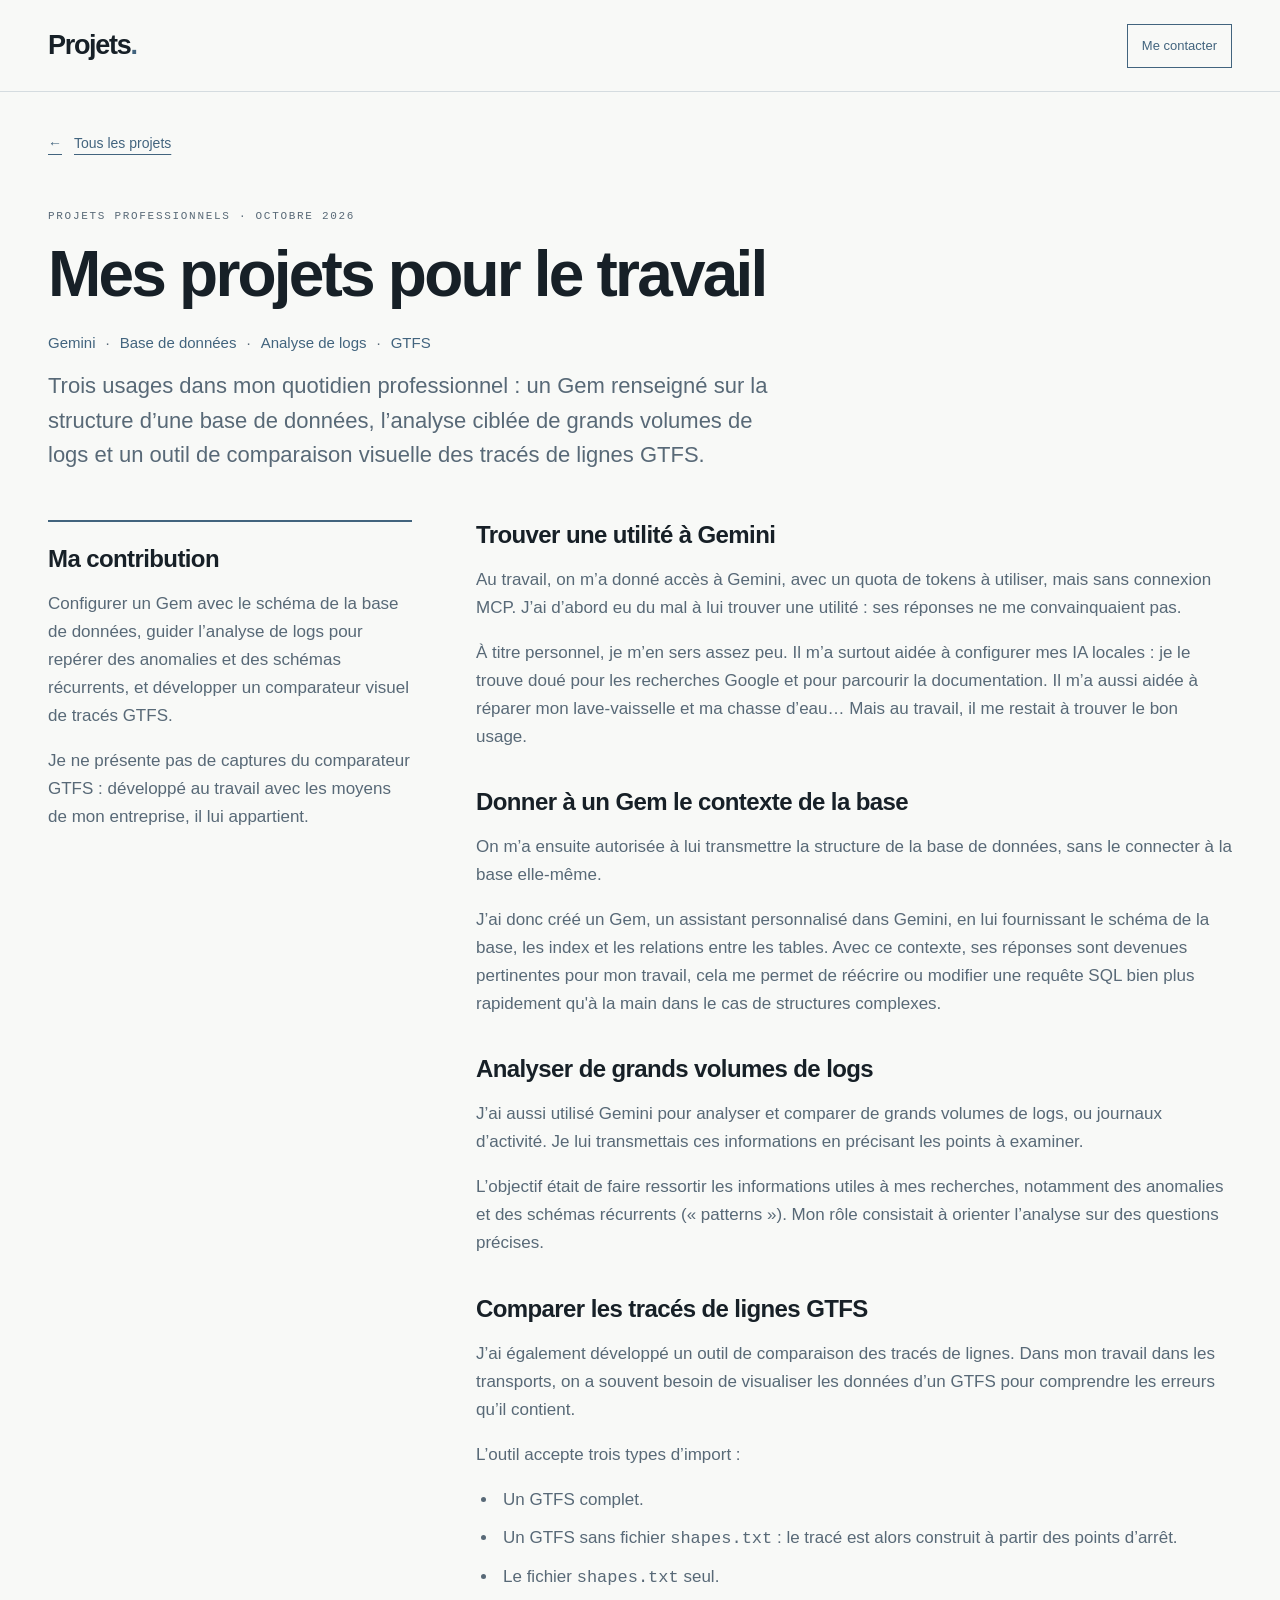
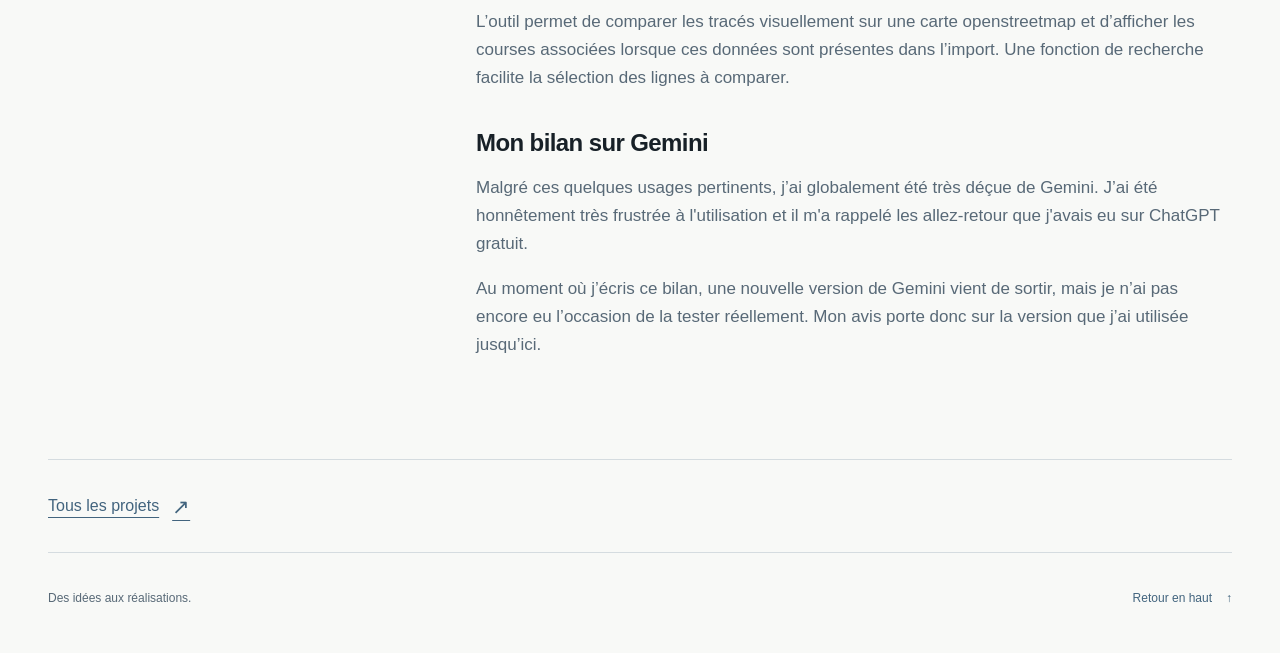
<file: projet/outils-travail.html>
<!doctype html>
<html lang="fr">
<head>
  <meta charset="utf-8">
  <meta name="viewport" content="width=device-width, initial-scale=1">
  <meta name="description" content="Mes projets dans les transports : un Gem renseigné sur une base de données, l’analyse de logs avec Gemini et un comparateur de tracés GTFS. Mon retour d’expérience.">
  <meta http-equiv="Content-Security-Policy" content="default-src 'none'; script-src 'self'; style-src 'self'; img-src 'self'; connect-src 'self'; font-src 'self'; base-uri 'none'; form-action 'none'; object-src 'none'">
  <meta name="referrer" content="strict-origin-when-cross-origin">
  <meta name="color-scheme" content="light">
  <title>Mes projets pour le travail — Mes projets</title>
  <link rel="icon" href="../images/favicon.svg" type="image/svg+xml">
  <link rel="stylesheet" href="../style.css">
  <script src="../image-modal.js" defer></script>
</head>
<body class="detail-page" id="haut">
  <a class="skip-link" href="#contenu">Aller au contenu</a>
  <header class="site-header"><div class="header-inner"><a class="wordmark" href="../index.html" aria-label="Projets, accueil">Projets<span aria-hidden="true">.</span></a><a class="button header-contact" href="../contact.html" rel="nofollow">Me contacter</a></div></header>
  <main class="container" id="contenu">
    <nav class="breadcrumb" aria-label="Navigation"><a href="../index.html"><span aria-hidden="true">←</span> Tous les projets</a></nav>
    <article>
      <header class="detail-heading">
        <p class="eyebrow" data-project-label>Projets professionnels · Octobre 2026</p>
        <h1 data-project-title>Mes projets pour le travail</h1>
        <ul class="project-tags" aria-label="Thèmes du projet"><li data-project-tag>Gemini</li><li data-project-tag>Base de données</li><li data-project-tag>Analyse de logs</li><li data-project-tag>GTFS</li></ul>
        <p class="detail-summary" data-project-summary>Trois usages dans mon quotidien professionnel : un Gem renseigné sur la structure d’une base de données, l’analyse ciblée de grands volumes de logs et un outil de comparaison visuelle des tracés de lignes GTFS.</p>
      </header>
      <div class="detail-body">
        <aside class="contribution-aside" aria-labelledby="contribution">
          <h2 id="contribution">Ma contribution</h2>
          <p data-project-contribution>Configurer un Gem avec le schéma de la base de données, guider l’analyse de logs pour repérer des anomalies et des schémas récurrents, et développer un comparateur visuel de tracés GTFS.</p>
          <p>Je ne présente pas de captures du comparateur GTFS : développé au travail avec les moyens de mon entreprise, il lui appartient.</p>
        </aside>
        <div>
          <section>
            <h2>Trouver une utilité à Gemini</h2>
            <p>Au travail, on m’a donné accès à Gemini, avec un quota de tokens à utiliser, mais sans connexion MCP. J’ai d’abord eu du mal à lui trouver une utilité : ses réponses ne me convainquaient pas.</p>
            <p>À titre personnel, je m’en sers assez peu. Il m’a surtout aidée à configurer mes IA locales : je le trouve doué pour les recherches Google et pour parcourir la documentation. Il m’a aussi aidée à réparer mon lave-vaisselle et ma chasse d’eau… Mais au travail, il me restait à trouver le bon usage.</p>
          </section>
          <section>
            <h2>Donner à un Gem le contexte de la base</h2>
            <p>On m’a ensuite autorisée à lui transmettre la structure de la base de données, sans le connecter à la base elle-même.</p>
            <p>J’ai donc créé un Gem, un assistant personnalisé dans Gemini, en lui fournissant le schéma de la base, les index et les relations entre les tables. Avec ce contexte, ses réponses sont devenues pertinentes pour mon travail, cela me permet de réécrire ou modifier une requête SQL bien plus rapidement qu'à la main dans le cas de structures complexes.</p>
          </section>
          <section>
            <h2>Analyser de grands volumes de logs</h2>
            <p>J’ai aussi utilisé Gemini pour analyser et comparer de grands volumes de logs, ou journaux d’activité. Je lui transmettais ces informations en précisant les points à examiner.</p>
            <p>L’objectif était de faire ressortir les informations utiles à mes recherches, notamment des anomalies et des schémas récurrents (« patterns »). Mon rôle consistait à orienter l’analyse sur des questions précises.</p>
          </section>
          <section>
            <h2>Comparer les tracés de lignes GTFS</h2>
            <p>J’ai également développé un outil de comparaison des tracés de lignes. Dans mon travail dans les transports, on a souvent besoin de visualiser les données d’un GTFS pour comprendre les erreurs qu’il contient.</p>
            <p>L’outil accepte trois types d’import :</p>
            <ul>
              <li>Un GTFS complet.</li>
              <li>Un GTFS sans fichier <code>shapes.txt</code> : le tracé est alors construit à partir des points d’arrêt.</li>
              <li>Le fichier <code>shapes.txt</code> seul.</li>
            </ul>
            <p>L’outil permet de comparer les tracés visuellement sur une carte openstreetmap et d’afficher les courses associées lorsque ces données sont présentes dans l’import. Une fonction de recherche facilite la sélection des lignes à comparer.</p>
          </section>
          <section>
            <h2>Mon bilan sur Gemini</h2>
            <p>Malgré ces quelques usages pertinents, j’ai globalement été très déçue de Gemini. J’ai été honnêtement très frustrée à l'utilisation et il m'a rappelé les allez-retour que j'avais eu sur ChatGPT gratuit.</p>
            <p>Au moment où j’écris ce bilan, une nouvelle version de Gemini vient de sortir, mais je n’ai pas encore eu l’occasion de la tester réellement. Mon avis porte donc sur la version que j’ai utilisée jusqu’ici.</p>
          </section>
        </div>
      </div>
    </article>
    <div class="detail-end"><a class="text-link" href="../index.html">Tous les projets <span aria-hidden="true">↗</span></a></div>
  </main>
  <footer class="site-footer container"><span>Des idées aux réalisations.</span><a href="#haut">Retour en haut <span aria-hidden="true">↑</span></a></footer>
</body>
</html>
</file>
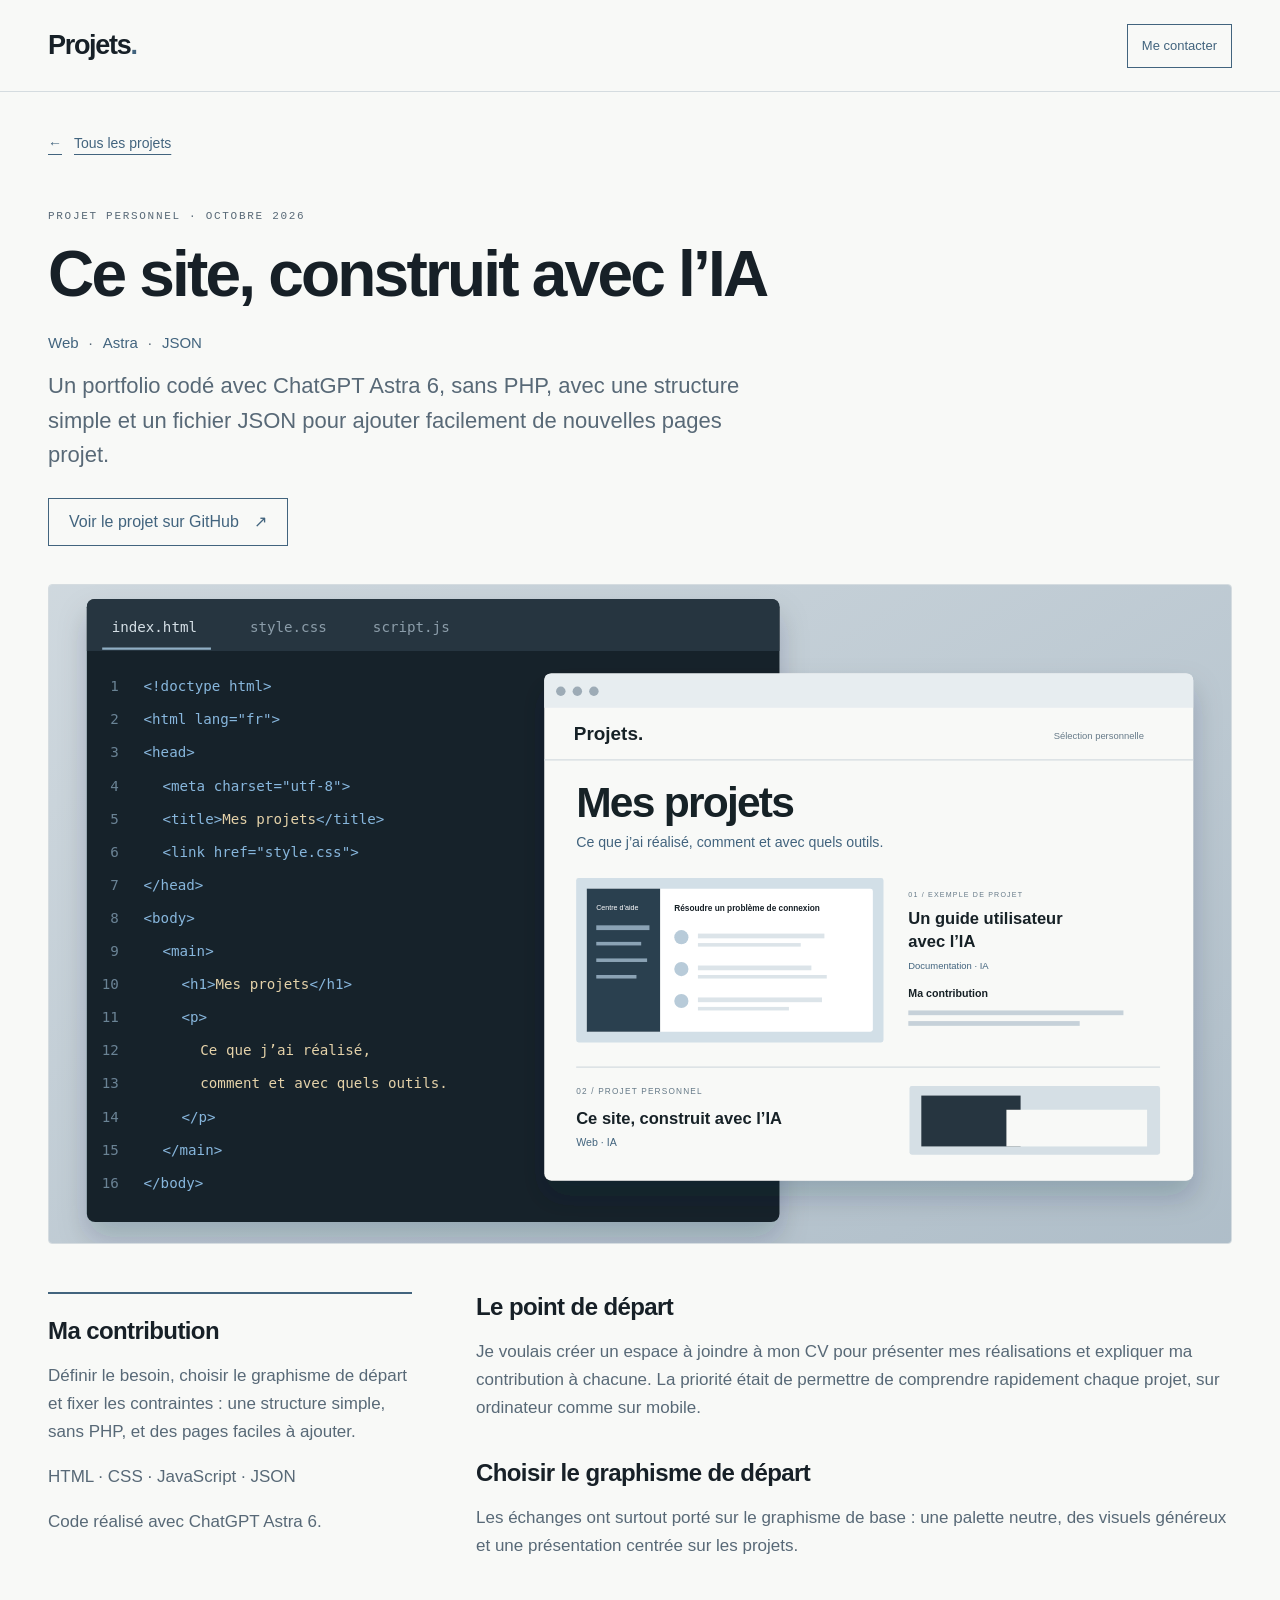
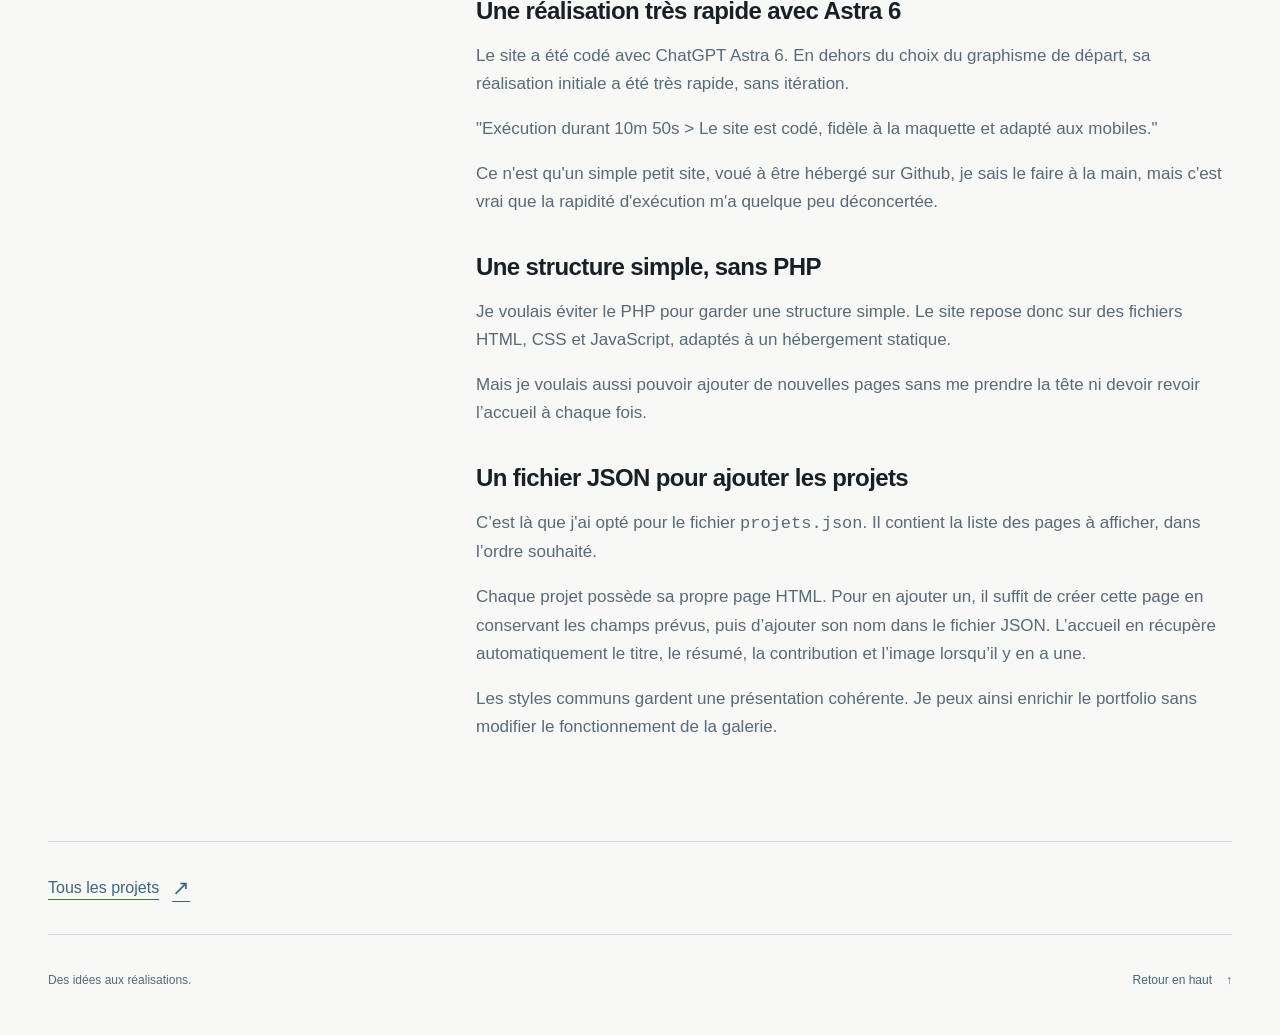
<file: projet/portfolio.html>
<!doctype html>
<html lang="fr">
<head>
  <meta charset="utf-8">
  <meta name="viewport" content="width=device-width, initial-scale=1">
  <meta name="description" content="Un portfolio codé avec ChatGPT Astra 6, sans PHP : des pages HTML et un fichier JSON pour ajouter facilement de nouveaux projets.">
  <meta http-equiv="Content-Security-Policy" content="default-src 'none'; script-src 'self'; style-src 'self'; img-src 'self'; connect-src 'self'; font-src 'self'; base-uri 'none'; form-action 'none'; object-src 'none'">
  <meta name="referrer" content="strict-origin-when-cross-origin">
  <meta name="color-scheme" content="light">
  <title>Ce site, construit avec l’IA — Mes projets</title>
  <link rel="icon" href="../images/favicon.svg" type="image/svg+xml">
  <link rel="stylesheet" href="../style.css">
  <script src="../image-modal.js" defer></script>
</head>
<body class="detail-page" id="haut">
  <a class="skip-link" href="#contenu">Aller au contenu</a>
  <header class="site-header"><div class="header-inner"><a class="wordmark" href="../index.html" aria-label="Projets, accueil">Projets<span aria-hidden="true">.</span></a><a class="button header-contact" href="../contact.html" rel="nofollow">Me contacter</a></div></header>
  <main class="container" id="contenu">
    <nav class="breadcrumb" aria-label="Navigation"><a href="../index.html"><span aria-hidden="true">←</span> Tous les projets</a></nav>
    <article>
      <!-- Ces champs alimentent aussi la carte de ce projet sur l'accueil.
           Conservez les attributs data-project-... lorsque vous changez le texte. -->
      <header class="detail-heading">
        <p class="eyebrow" data-project-label>Projet personnel · Octobre 2026</p>
        <h1 data-project-title>Ce site, construit avec l’IA</h1>
        <ul class="project-tags" aria-label="Thèmes du projet"><li data-project-tag>Web</li><li data-project-tag>Astra</li><li data-project-tag>JSON</li></ul>
        <p class="detail-summary" data-project-summary>Un portfolio codé avec ChatGPT Astra 6, sans PHP, avec une structure simple et un fichier JSON pour ajouter facilement de nouvelles pages projet.</p>
        <!-- Lien vers la réalisation. Supprimez ce lien si elle n'est pas publique. -->
        <a class="button" data-project-link href="https://github.com/lalachou-chou/projets" rel="noopener noreferrer" target="_blank">Voir le projet sur GitHub <span aria-hidden="true">↗</span></a>
      </header>
      <!-- Image locale dans images/ ; chemin relatif depuis ce fichier. -->
      <a class="image-preview" data-image-modal href="../images/portfolio.svg" aria-label="Agrandir l’image"><img class="detail-cover" data-project-image src="../images/portfolio.svg" alt="Illustration d’un éditeur HTML et de la galerie de projets affichée dans un navigateur." width="1000" height="620"></a>
      <div class="detail-body">
        <aside class="contribution-aside" aria-labelledby="contribution">
          <h2 id="contribution">Ma contribution</h2>
          <p data-project-contribution>Définir le besoin, choisir le graphisme de départ et fixer les contraintes : une structure simple, sans PHP, et des pages faciles à ajouter.</p>
          <p>HTML · CSS · JavaScript · JSON</p>
          <p>Code réalisé avec ChatGPT Astra 6.</p>
        </aside>
        <div>
          <section>
            <h2>Le point de départ</h2>
            <p>Je voulais créer un espace à joindre à mon CV pour présenter mes réalisations et expliquer ma contribution à chacune. La priorité était de permettre de comprendre rapidement chaque projet, sur ordinateur comme sur mobile.</p>
          </section>
          <section>
            <h2>Choisir le graphisme de départ</h2>
            <p>Les échanges ont surtout porté sur le graphisme de base : une palette neutre, des visuels généreux et une présentation centrée sur les projets.</p>
          </section>
          <section>
            <h2>Une réalisation très rapide avec Astra 6</h2>
            <p>Le site a été codé avec ChatGPT Astra 6. En dehors du choix du graphisme de départ, sa réalisation initiale a été très rapide, sans itération.</p>
            <p>"Exécution durant 10m 50s > Le site est codé, fidèle à la maquette et adapté aux mobiles."</p>
            <p>Ce n'est qu'un simple petit site, voué à être hébergé sur Github, je sais le faire à la main, mais c'est vrai que la rapidité d'exécution m'a quelque peu déconcertée.</p>
          </section>
          <section>
            <h2>Une structure simple, sans PHP</h2>
            <p>Je voulais éviter le PHP pour garder une structure simple. Le site repose donc sur des fichiers HTML, CSS et JavaScript, adaptés à un hébergement statique.</p>
            <p>Mais je voulais aussi pouvoir ajouter de nouvelles pages sans me prendre la tête ni devoir revoir l’accueil à chaque fois.</p>
          </section>
          <section>
            <h2>Un fichier JSON pour ajouter les projets</h2>
            <p>C’est là que j'ai opté pour le fichier <code>projets.json</code>. Il contient la liste des pages à afficher, dans l’ordre souhaité.</p>
            <p>Chaque projet possède sa propre page HTML. Pour en ajouter un, il suffit de créer cette page en conservant les champs prévus, puis d’ajouter son nom dans le fichier JSON. L’accueil en récupère automatiquement le titre, le résumé, la contribution et l’image lorsqu’il y en a une.</p>
            <p>Les styles communs gardent une présentation cohérente. Je peux ainsi enrichir le portfolio sans modifier le fonctionnement de la galerie.</p>
          </section>
        </div>
      </div>
    </article>
    <div class="detail-end"><a class="text-link" href="../index.html">Tous les projets <span aria-hidden="true">↗</span></a></div>
  </main>
  <footer class="site-footer container"><span>Des idées aux réalisations.</span><a href="#haut">Retour en haut <span aria-hidden="true">↑</span></a></footer>
</body>
</html>
</file>
<file: style.css>
/* Styles communs : modifier ces couleurs pour personnaliser tout le site. */
:root{--paper:#f8f9f7;--ink:#172027;--muted:#586977;--accent:#42647e;--line:#d5dce0;--soft:#edf1f3;--white:#fff;--max:1240px}
*{box-sizing:border-box}
html{scroll-behavior:smooth;scroll-padding-top:24px}
body{margin:0;background:var(--paper);color:var(--ink);font-family:Arial,Helvetica,sans-serif;font-size:16px;line-height:1.65;-webkit-font-smoothing:antialiased}
::selection{background:#d5e1e9;color:var(--ink)}
a{color:var(--accent);text-underline-offset:6px;text-decoration-thickness:1px}
a:hover{text-decoration-thickness:2px;color:var(--ink)}
button,a{-webkit-tap-highlight-color:transparent}
:focus-visible{outline:3px solid var(--accent);outline-offset:6px}
button{font:inherit}
img{display:block;max-width:100%;height:auto}
[hidden]{display:none!important}
.container{width:min(var(--max),calc(100% - 96px));margin-inline:auto}
.skip-link{position:fixed;top:12px;left:12px;padding:12px 20px;background:var(--ink);color:white;z-index:10;transform:translateY(-180%)}
.skip-link:focus{transform:translateY(0)}
.site-header{border-bottom:1px solid var(--line)}
.header-inner{width:min(var(--max),calc(100% - 96px));margin:auto;min-height:91px;display:flex;align-items:center;justify-content:space-between;gap:20px}
.wordmark{font-weight:750;font-size:27px;letter-spacing:-1.3px;text-decoration:none;color:var(--ink)}
.wordmark span{color:var(--accent)}
.header-note{font-size:13px;color:var(--muted)}
.intro{display:flex;justify-content:space-between;align-items:center;gap:24px;padding:66px 0 54px}
.eyebrow,.project-index{font-family:Consolas,"Courier New",monospace;text-transform:uppercase;font-size:11px;letter-spacing:1.7px;font-weight:400;line-height:1.6}
.eyebrow{color:var(--muted);margin:0 0 14px}
h1,h2,h3,p{margin-top:0}
h1{font-size:clamp(46px,5.5vw,78px);letter-spacing:-4px;line-height:1.06;margin-bottom:20px;font-weight:750}
.intro-text{font-size:clamp(19px,2vw,25px);line-height:1.45;letter-spacing:-.5px;color:var(--accent);margin:0}
.mobile-break{display:none}
.project-count{align-self:center;color:var(--muted);font-family:Consolas,"Courier New",monospace;font-size:13px;white-space:nowrap}
.project-card{display:grid;grid-template-columns:1.25fr .85fr;gap:50px;align-items:center;padding:42px 0;border-bottom:1px solid var(--line)}
.project-card:first-child{padding-top:0}
.project-card:nth-child(even){grid-template-columns:.85fr 1.25fr}
.project-card:nth-child(even) .project-visual{order:2}
.project-card:nth-child(even) .project-copy{order:1}
.project-visual{display:block;overflow:hidden;background:var(--soft);border:1px solid #cdd6dd;border-radius:4px;text-decoration:none}
.project-visual img{width:100%;aspect-ratio:1.62;object-fit:cover;transition:transform .35s ease}
.project-visual img.project-image-contain{object-fit:contain;padding:16px}
.project-visual:hover img{transform:scale(1.025)}
.project-copy{padding:5px 0}
.project-card.project-card-without-image{display:block}
.project-card-without-image .project-copy{max-width:740px}
.project-index{color:var(--muted);margin:0 0 16px;display:flex;align-items:center;gap:16px}
.project-index span:first-child{color:var(--ink)}
.project-copy h2{font-size:clamp(24px,2.3vw,32px);letter-spacing:-1.1px;line-height:1.16;margin-bottom:10px;font-weight:700}
.project-title-link{color:var(--ink);text-decoration:none}
.project-title-link:hover{text-decoration:underline}
.project-tags{display:flex;flex-wrap:wrap;list-style:none;padding:0;margin:0 0 18px;gap:0 10px;color:var(--accent);font-size:15px}
.project-tags li+li:before{content:'·';margin-right:10px;color:var(--muted)}
.project-summary,.project-contribution{font-size:17px;line-height:1.55;color:var(--muted);margin-bottom:0}
.contribution-label{font-size:15px;font-weight:700;margin:24px 0 4px}
.project-actions{display:flex;flex-wrap:wrap;gap:12px 32px;margin-top:23px}
.text-link{display:inline-flex;align-items:center;gap:13px;min-height:44px;font-size:16px;white-space:nowrap}
.text-link span{font-size:21px;line-height:1;transition:transform .2s}
.text-link:hover span{transform:translate(2px,-1px)}
.site-footer{display:flex;justify-content:space-between;gap:24px;padding-top:24px;padding-bottom:32px;font-size:12px;color:var(--muted)}
.site-footer a{display:inline-flex;gap:14px;align-items:center;min-height:44px;text-decoration:none}
.site-footer>span{align-self:center}
.status{color:var(--muted);padding:20px 0}
.status:empty{display:none}
.loading-dot{display:inline-block;width:7px;height:7px;background:var(--accent);border-radius:50%;margin-right:10px}
.button{display:inline-flex;justify-content:center;align-items:center;gap:15px;min-height:48px;padding:9px 20px;border:1px solid var(--accent);background:transparent;color:var(--accent);text-decoration:none;cursor:pointer}
.button:hover{background:var(--accent);color:var(--white)}
.header-contact{min-height:44px;padding:6px 14px;font-size:13px;white-space:nowrap}
.retry{margin-bottom:32px}
.notice{padding:16px 20px;border-left:2px solid var(--accent);background:var(--soft);font-size:14px}
/* Pages projet : le contenu est éditable directement dans chaque HTML. */
.breadcrumb{margin:30px 0 42px;font-size:14px}
.breadcrumb a{display:inline-flex;gap:12px;align-items:center;min-height:44px}
.detail-heading{max-width:960px;margin-bottom:38px}
.detail-heading h1{font-size:clamp(38px,5vw,66px);letter-spacing:-2.8px;line-height:1.08;margin-bottom:22px}
.detail-heading .project-tags{margin-bottom:14px}
.detail-summary{max-width:740px;font-size:22px;line-height:1.55;color:var(--muted);margin-bottom:26px}
.detail-cover{width:100%;max-height:660px;object-fit:cover;object-position:center;border:1px solid var(--line);border-radius:4px;background:var(--soft)}
.detail-figure{margin:0;padding:24px;border:1px solid var(--line);border-radius:4px;background:var(--soft)}
.detail-figure img{margin-inline:auto}
.detail-figure figcaption{margin-top:18px;text-align:center;font-size:14px;color:var(--muted)}
.image-preview{display:block;cursor:zoom-in;border-radius:4px}
.image-modal-open{overflow:hidden}
.image-modal{width:min(1400px,calc(100% - 32px));max-width:none;max-height:calc(100dvh - 32px);padding:20px;border:1px solid var(--line);border-radius:8px;background:var(--paper);color:var(--ink)}
.image-modal::backdrop{background:rgb(10 16 22 / .82)}
.image-modal-header{display:flex;align-items:center;justify-content:space-between;gap:16px;margin-bottom:16px}
.image-modal-header h2{font-size:18px;line-height:1.3;margin:0}
.image-modal-close{flex-shrink:0;min-height:44px;padding:6px 14px;font-size:14px}
.image-modal>img{width:100%;height:auto;max-height:calc(100dvh - 180px);object-fit:contain}
.image-modal-caption{margin:14px 0 0;font-size:14px;line-height:1.5;color:var(--muted)}
.detail-body{display:grid;grid-template-columns:.65fr 1.35fr;gap:64px;margin:48px 0 64px}
.contribution-aside{border-top:2px solid var(--accent);padding-top:22px}
.detail-body h2{font-size:24px;line-height:1.25;letter-spacing:-.6px;margin-bottom:16px}
.detail-body p,.detail-body li{color:var(--muted);font-size:17px}
.detail-body section{margin-bottom:36px}
.detail-body ul,.detail-body ol{padding-left:22px}
.detail-body li{padding-left:5px;margin-bottom:10px}
.detail-body .contribution-label{margin-top:0;color:var(--ink)}
.detail-end{border-top:1px solid var(--line);padding:24px 0}
.detail-page .site-footer{border-top:1px solid var(--line)}
/* Page de contact : adresse affichée uniquement sur demande. */
.contact-page{min-height:100dvh;display:flex;flex-direction:column}
.contact-page main{flex:1}
.contact-card{max-width:760px;margin:0 auto 64px;padding:clamp(24px,5vw,56px);border:1px solid var(--line);border-radius:8px;background:var(--white)}
.contact-card h1{font-size:clamp(36px,5vw,58px);line-height:1.1;letter-spacing:-1.8px;overflow-wrap:anywhere}
.contact-location{color:var(--accent);margin-bottom:28px}
.contact-intro{color:var(--muted);font-size:18px;margin-bottom:28px}
.contact-email{font-size:clamp(18px,2.5vw,26px);font-weight:700;overflow-wrap:anywhere;user-select:all;margin-bottom:20px}
.contact-status{color:var(--muted);font-size:14px;margin:16px 0 0}
.contact-status:empty{display:none}
/* Exemple consultable de guide utilisateur. */
.guide-shell{max-width:860px;margin:48px auto 80px;padding:0 24px}
.guide-shell h1{font-size:clamp(36px,5vw,58px);letter-spacing:-2px}
.guide-step{display:grid;grid-template-columns:44px 1fr;gap:20px;border-top:1px solid var(--line);padding:26px 0}
.step-number{width:36px;height:36px;display:grid;place-items:center;border-radius:50%;background:var(--accent);color:white;font-size:15px}
.guide-step h2{font-size:21px;line-height:1.35;margin:2px 0 10px;letter-spacing:-.4px}
.guide-step p{color:var(--muted);margin-bottom:0}
@media(min-width:1500px){.intro{padding-top:78px;padding-bottom:64px}.project-card{padding-block:48px;gap:62px}}
@media(max-width:1000px){.container,.header-inner{width:calc(100% - 64px)}.project-card,.project-card:nth-child(even){gap:30px;grid-template-columns:1.1fr 1fr}.project-copy h2{font-size:25px}.project-summary,.project-contribution{font-size:16px}.project-actions{gap:4px 20px}.detail-body{gap:36px}}
@media(max-width:720px){.container,.header-inner{width:calc(100% - 40px)}.header-inner{min-height:72px}.wordmark{font-size:24px}.header-note{font-size:11px}.intro{padding:40px 0 32px;display:block}.eyebrow{font-size:10px;margin-bottom:12px}h1{font-size:49px;letter-spacing:-2.6px;margin-bottom:16px}.intro-text{font-size:19px}.project-count{display:block;text-align:right;margin-top:18px;font-size:11px}.project-card,.project-card:nth-child(even){display:flex;flex-direction:column;align-items:stretch;gap:22px;padding:30px 0}.project-card:nth-child(even) .project-visual{order:0}.project-card:nth-child(even) .project-copy{order:0}.project-copy{padding:0}.project-index{font-size:10px;margin-bottom:12px}.project-copy h2{font-size:27px;letter-spacing:-1px}.project-tags{font-size:14px;margin-bottom:14px}.project-summary,.project-contribution{font-size:16px}.contribution-label{margin-top:19px}.project-actions{justify-content:flex-start;gap:8px 28px;margin-top:16px}.text-link{font-size:15px}.site-footer{padding-top:14px;padding-bottom:20px;font-size:11px;gap:12px}.breadcrumb{margin:20px 0 28px}.detail-heading h1{letter-spacing:-1.5px}.detail-summary{font-size:19px}.detail-body{grid-template-columns:1fr;gap:28px;margin:30px 0}.detail-body p,.detail-body li{font-size:16px}.detail-body section{margin-bottom:28px}.detail-cover{min-height:0}.mobile-break{display:block}}
@media(prefers-reduced-motion:reduce){html{scroll-behavior:auto}*,*::before,*::after{transition:none!important;animation:none!important}}
</file>
